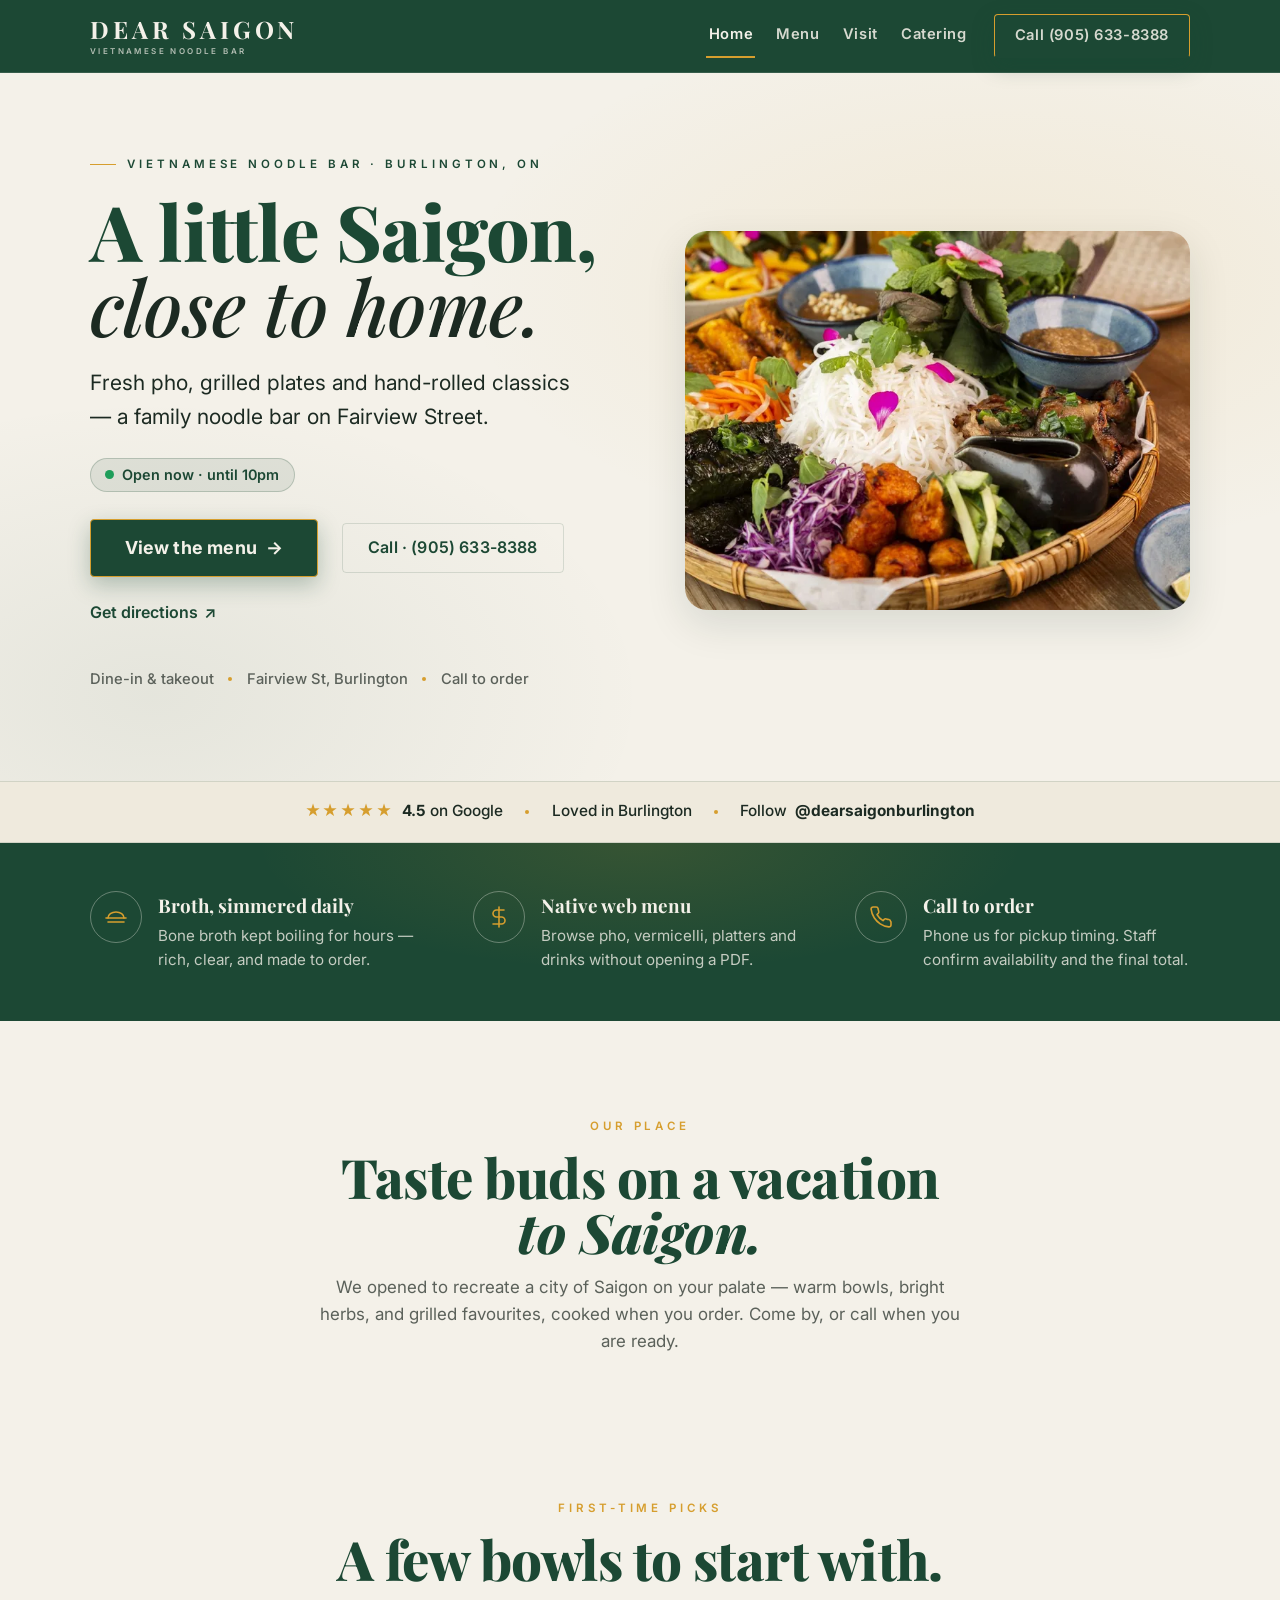
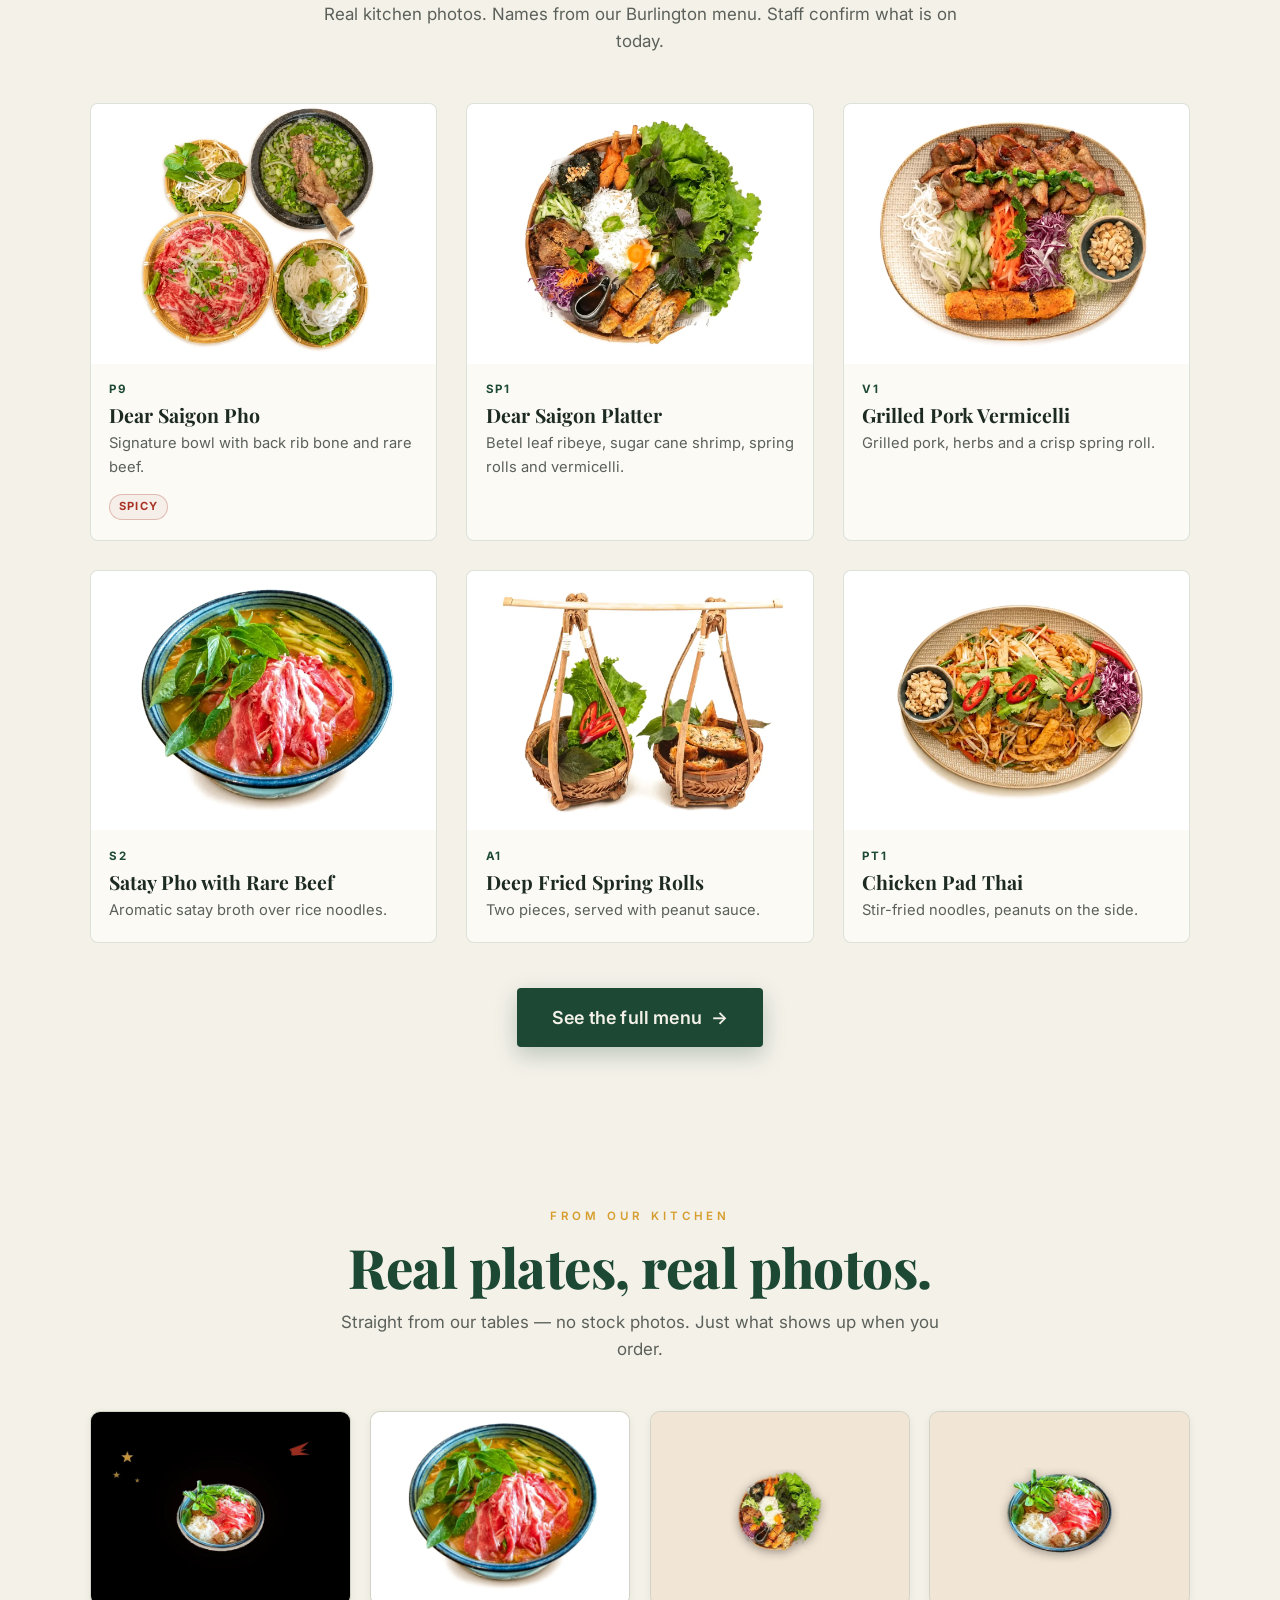
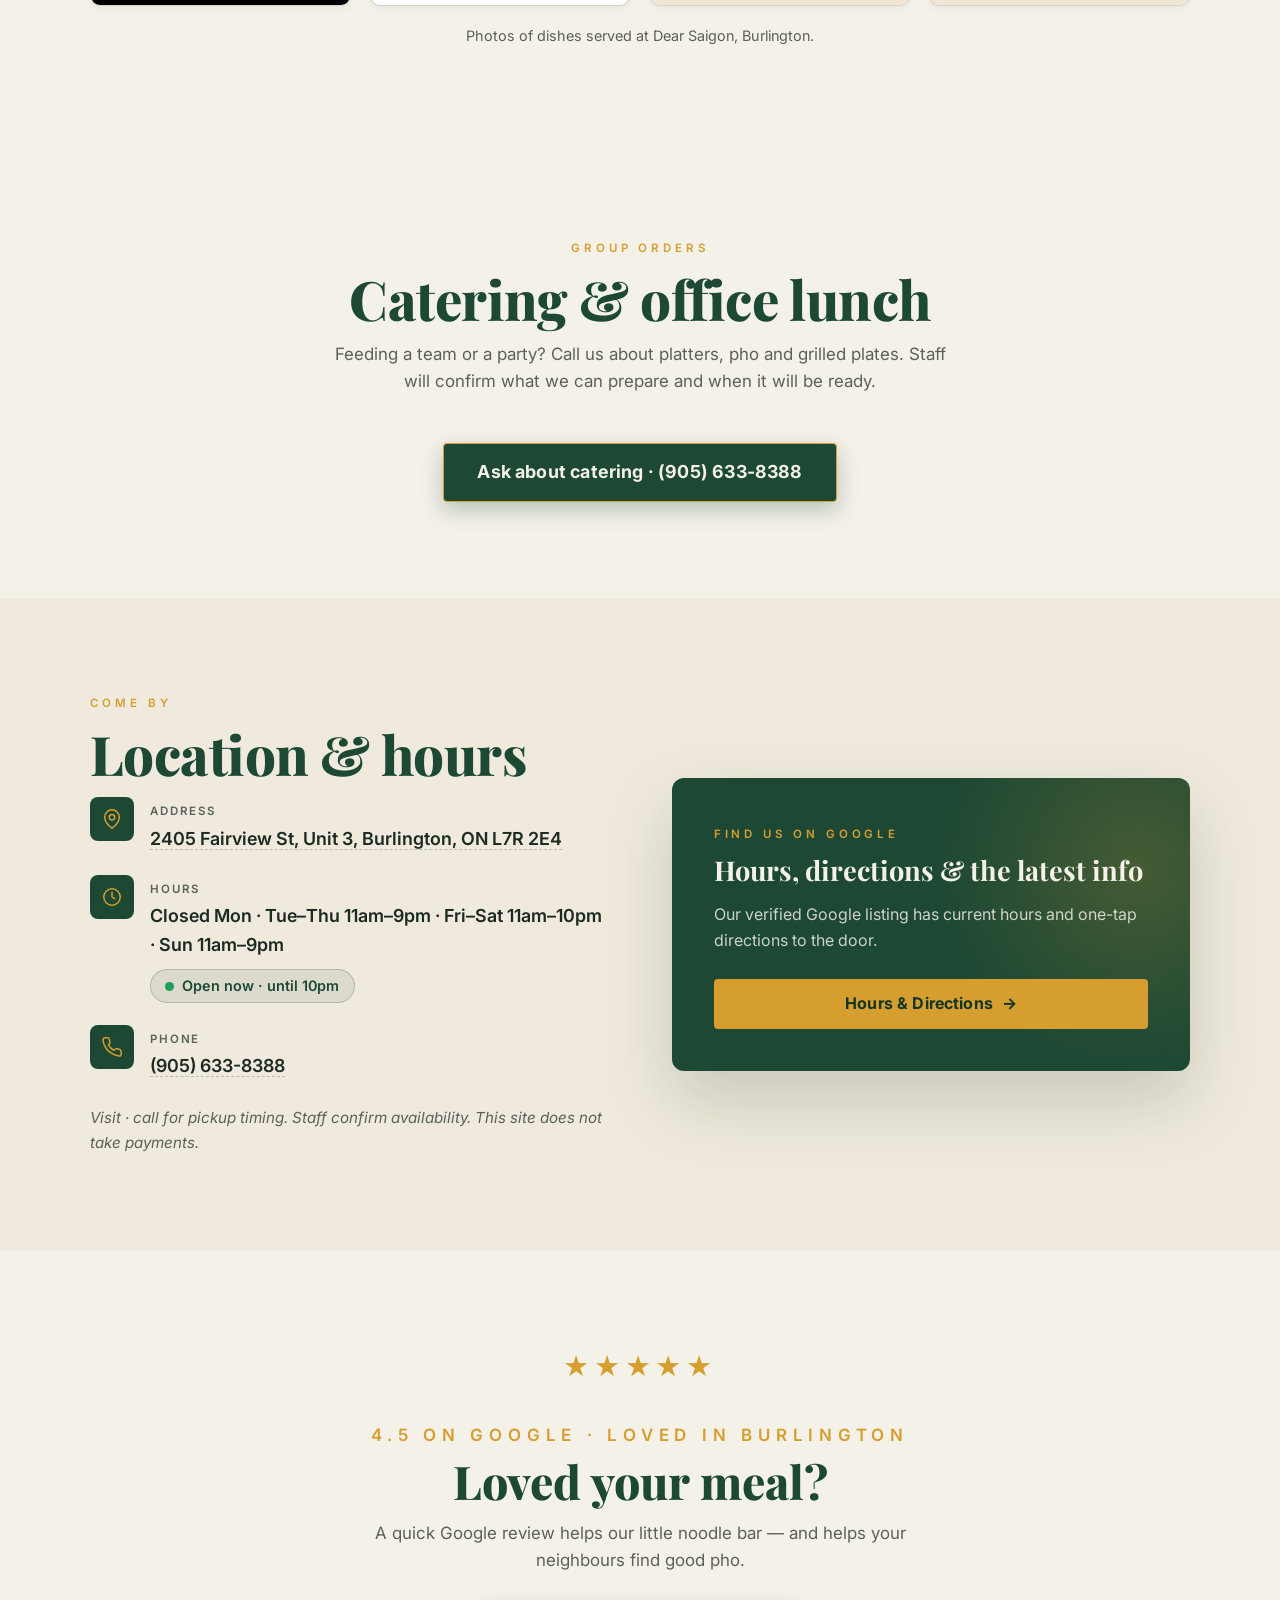
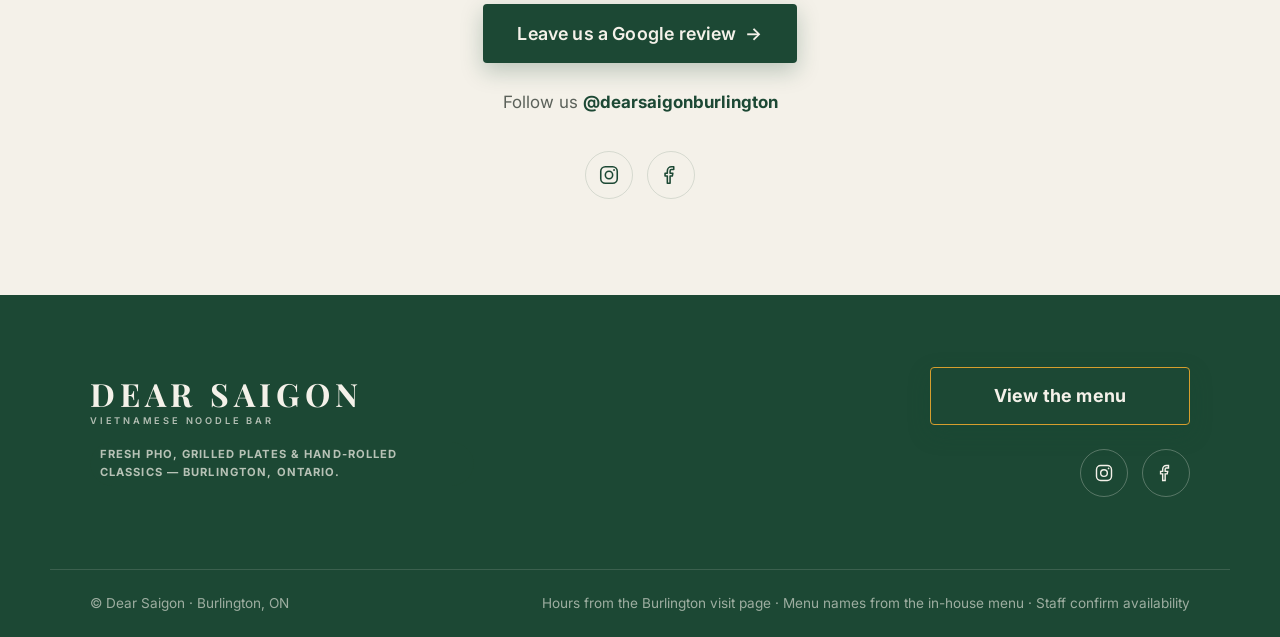
<file: index.html>
<!DOCTYPE html>
<html lang="en">
<head>
<meta charset="UTF-8" />
<meta name="viewport" content="width=device-width, initial-scale=1.0" />
<title>Dear Saigon Burlington — Visit · Menu · Hours</title>
<link rel="icon" href="data:image/svg+xml,%3Csvg xmlns='http://www.w3.org/2000/svg' viewBox='0 0 32 32'%3E%3Crect width='32' height='32' rx='7' fill='%231C4834'/%3E%3Ctext x='16' y='23' font-family='Georgia,serif' font-size='17' font-weight='bold' fill='%23F4F1E9' text-anchor='middle'%3EDS%3C/text%3E%3C/svg%3E" />
<meta name="theme-color" content="#1C4834" />
<meta name="robots" content="index,follow" />
<meta name="description" content="Dear Saigon Burlington — Vietnamese noodle bar on Fairview St. Native menu, hours, phone and directions. Visit us. Closed Mondays." />
<meta name="keywords" content="vietnamese food burlington, pho burlington, dear saigon, vietnamese noodle bar, pho pickup burlington" />
<link rel="canonical" href="https://skywalker8888.github.io/dear-saigon-landing/" />

<meta property="og:site_name" content="Dear Saigon — Vietnamese Noodle Bar" />
<meta property="og:title" content="Dear Saigon Burlington — Pho &amp; Vietnamese Noodle Bar" />
<meta property="og:description" content="Fresh pho, grilled plates and hand-rolled classics on Fairview St. View the menu, call, or get directions." />
<meta property="og:type" content="restaurant.restaurant" />
<meta property="og:url" content="https://skywalker8888.github.io/dear-saigon-landing/" />
<meta property="og:image" content="https://skywalker8888.github.io/dear-saigon-landing/assets/hero-platter-1200.jpg" />
<meta property="og:image:alt" content="Dear Saigon platter — grilled meats, spring rolls, vermicelli and herbs" />
<meta property="og:locale" content="en_CA" />
<meta name="twitter:card" content="summary_large_image" />
<meta name="twitter:title" content="Dear Saigon Burlington — Pho &amp; Vietnamese Noodle Bar" />
<meta name="twitter:description" content="Hours, native menu, phone and directions. Come visit on Fairview St." />
<meta name="twitter:image" content="https://skywalker8888.github.io/dear-saigon-landing/assets/hero-platter-1200.jpg" />

<link rel="preconnect" href="https://fonts.googleapis.com" />
<link rel="preconnect" href="https://fonts.gstatic.com" crossorigin />
<link href="https://fonts.googleapis.com/css2?family=Playfair+Display:ital,wght@0,500;0,600;0,700;0,800;0,900;1,500&family=Inter:wght@400;500;600;700&display=swap" rel="stylesheet" />
<link rel="stylesheet" href="css/site.css" />

<script type="application/ld+json">
{
  "@context": "https://schema.org",
  "@type": "Restaurant",
  "name": "Dear Saigon",
  "image": "https://skywalker8888.github.io/dear-saigon-landing/assets/hero-platter-1200.jpg",
  "servesCuisine": "Vietnamese",
  "telephone": "+19056338388",
  "address": {
    "@type": "PostalAddress",
    "streetAddress": "2405 Fairview St, Unit 3",
    "addressLocality": "Burlington",
    "addressRegion": "ON",
    "postalCode": "L7R 2E4",
    "addressCountry": "CA"
  },
  "url": "https://skywalker8888.github.io/dear-saigon-landing/",
  "hasMenu": "https://skywalker8888.github.io/dear-saigon-landing/menu.html",
  "openingHoursSpecification": [
    { "@type": "OpeningHoursSpecification", "dayOfWeek": ["Tuesday","Wednesday","Thursday","Sunday"], "opens": "11:00", "closes": "21:00" },
    { "@type": "OpeningHoursSpecification", "dayOfWeek": ["Friday","Saturday"], "opens": "11:00", "closes": "22:00" }
  ]
}
</script>
</head>
<body>
  <a class="skip" href="#main">Skip to content</a>

  <header class="topbar">
    <div class="wrap topbar-inner">
      <a href="index.html" class="brand-lockup" aria-label="Dear Saigon home">
        <span class="name">DEAR SAIGON</span>
        <span class="sub">Vietnamese Noodle Bar</span>
      </a>
      <button class="nav-toggle" type="button" aria-expanded="false" aria-controls="siteNav" aria-label="Open menu">
        <span></span>
      </button>
      <nav class="nav" id="siteNav" aria-label="Primary">
        <a href="index.html" aria-current="page">Home</a>
        <a href="menu.html">Menu</a>
        <a href="#visit">Visit</a>
        <a href="#catering">Catering</a>
        <a class="btn btn-order nav-cta" href="tel:+19056338388">Call (905) 633-8388</a>
      </nav>
    </div>
  </header>

  <main id="main">
    <section class="hero" id="top">
      <div class="wrap hero-grid">
        <div class="hero-copy">
          <span class="kicker hero-kicker">Vietnamese Noodle Bar · Burlington, ON</span>
          <h1>A little Saigon,<br /><span class="em">close to home.</span></h1>
          <p class="tagline">Fresh pho, grilled plates and hand-rolled classics — a family noodle bar on Fairview Street.</p>
          <div class="hero-status">
            <span class="status-pill" data-hours-pill role="status" aria-live="polite">
              <span class="dot-live" aria-hidden="true"></span><span class="status-text">Checking hours…</span>
            </span>
          </div>
          <div class="hero-cta">
            <a class="btn btn-order btn-order-lg" href="menu.html">View the menu <span class="arrow" aria-hidden="true">→</span></a>
            <a class="btn btn-outline" href="tel:+19056338388">Call · (905) 633-8388</a>
            <a class="menu-link" href="https://www.google.com/maps/dir/?api=1&destination=Dear+Saigon+Vietnamese+Noodle+Bar%2C+2405+Fairview+St+Unit+3%2C+Burlington%2C+ON+L7R+2E4" target="_blank" rel="noopener">Get directions <span aria-hidden="true">↗</span></a>
          </div>
          <p class="trust">
            <span>Dine-in &amp; takeout</span><span class="dot" aria-hidden="true"></span>
            <span>Fairview St, Burlington</span><span class="dot" aria-hidden="true"></span>
            <span>Call to order</span>
          </p>
        </div>
        <div class="hero-media">
          <div class="hero-disc">
            <picture>
              <source media="(max-width: 900px)" type="image/webp"
                srcset="assets/hero-platter-portrait-800.webp 800w, assets/hero-platter-portrait-1080.webp 1080w"
                sizes="100vw" />
              <source type="image/webp"
                srcset="assets/hero-platter-800.webp 800w, assets/hero-platter-1200.webp 1200w, assets/hero-platter-1600.webp 1600w"
                sizes="(min-width: 900px) 34rem, 100vw" />
              <img class="hero-bowl"
                src="assets/hero-platter-1200.jpg"
                srcset="assets/hero-platter-800.jpg 800w, assets/hero-platter-1200.jpg 1200w, assets/hero-platter-1600.jpg 1600w"
                sizes="(min-width: 900px) 34rem, 100vw"
                alt="Official Dear Saigon platter — grilled meats, spring rolls, vermicelli, herbs and sauces on a woven tray"
                width="1600" height="1066" fetchpriority="high" decoding="async" />
            </picture>
          </div>
        </div>
      </div>
    </section>

    <section class="proof" aria-label="What people say about Dear Saigon">
      <div class="wrap proof-inner">
        <span class="proof-item"><span class="proof-stars" aria-hidden="true">★★★★★</span> <span><strong>4.5</strong> on Google</span></span>
        <span class="proof-sep" aria-hidden="true"></span>
        <span class="proof-item">Loved in Burlington</span>
        <span class="proof-sep" aria-hidden="true"></span>
        <span class="proof-item">Follow <strong>@dearsaigonburlington</strong></span>
      </div>
    </section>

    <section class="highlights">
      <div class="wrap highlights-inner">
        <div class="hl reveal">
          <span class="ic" aria-hidden="true"><svg width="24" height="24" viewBox="0 0 24 24" fill="none" stroke="currentColor" stroke-width="1.6" stroke-linecap="round" stroke-linejoin="round"><path d="M4 13c0-3.5 3.6-6 8-6s8 2.5 8 6"/><path d="M2 13h20"/><path d="M4 17h16"/></svg></span>
          <div>
            <h3>Broth, simmered daily</h3>
            <p>Bone broth kept boiling for hours — rich, clear, and made to order.</p>
          </div>
        </div>
        <div class="hl reveal">
          <span class="ic" aria-hidden="true"><svg width="24" height="24" viewBox="0 0 24 24" fill="none" stroke="currentColor" stroke-width="1.6" stroke-linecap="round" stroke-linejoin="round"><path d="M12 2v20"/><path d="M17 5H9.5a3.5 3.5 0 0 0 0 7h5a3.5 3.5 0 0 1 0 7H6"/></svg></span>
          <div>
            <h3>Native web menu</h3>
            <p>Browse pho, vermicelli, platters and drinks without opening a PDF.</p>
          </div>
        </div>
        <div class="hl reveal">
          <span class="ic" aria-hidden="true"><svg width="24" height="24" viewBox="0 0 24 24" fill="none" stroke="currentColor" stroke-width="1.6" stroke-linecap="round" stroke-linejoin="round"><path d="M22 16.9v3a2 2 0 0 1-2.2 2 19.8 19.8 0 0 1-8.6-3.1 19.5 19.5 0 0 1-6-6 19.8 19.8 0 0 1-3.1-8.6A2 2 0 0 1 4.1 2h3a2 2 0 0 1 2 1.7c.1.9.3 1.8.6 2.6a2 2 0 0 1-.5 2.1L8 9.6a16 16 0 0 0 6 6l1.2-1.2a2 2 0 0 1 2.1-.5c.8.3 1.7.5 2.6.6a2 2 0 0 1 1.7 2Z"/></svg></span>
          <div>
            <h3>Call to order</h3>
            <p>Phone us for pickup timing. Staff confirm availability and the final total.</p>
          </div>
        </div>
      </div>
    </section>

    <section class="sec" id="story">
      <div class="wrap">
        <div class="sec-head center reveal">
          <span class="kicker">Our place</span>
          <h2>Taste buds on a vacation <em style="font-style:italic">to Saigon.</em></h2>
          <p>We opened to recreate a city of Saigon on your palate — warm bowls, bright herbs, and grilled favourites, cooked when you order. Come by, or call when you are ready.</p>
        </div>
      </div>
    </section>

    <section class="sec" id="favourites" style="padding-top:0">
      <div class="wrap">
        <div class="sec-head center reveal">
          <span class="kicker">First-time picks</span>
          <h2>A few bowls to start with.</h2>
          <p>Real kitchen photos. Names from our Burlington menu. Staff confirm what is on today.</p>
        </div>
        <div class="featured-grid">
          <article class="dish reveal">
            <div class="dish-photo"><img src="assets/menu/p9-dear-saigon-pho.webp" alt="Dear Saigon pho with back rib bone and rare beef" loading="lazy" width="1200" height="900" /></div>
            <div class="dish-body">
              <span class="dish-code">P9</span>
              <h3 class="dish-name">Dear Saigon Pho</h3>
              <p class="dish-note">Signature bowl with back rib bone and rare beef.</p>
              <div class="dish-foot"><span class="tag tag-spicy">Spicy</span></div>
            </div>
          </article>
          <article class="dish reveal">
            <div class="dish-photo"><img src="assets/menu/sp1-platter.webp" alt="Dear Saigon platter with grilled meats, spring rolls and herbs" loading="lazy" width="1200" height="900" /></div>
            <div class="dish-body">
              <span class="dish-code">SP1</span>
              <h3 class="dish-name">Dear Saigon Platter</h3>
              <p class="dish-note">Betel leaf ribeye, sugar cane shrimp, spring rolls and vermicelli.</p>
            </div>
          </article>
          <article class="dish reveal">
            <div class="dish-photo"><img src="assets/menu/v1-grilled-pork-vermicelli.webp" alt="Vermicelli with grilled pork and spring roll" loading="lazy" width="1200" height="900" /></div>
            <div class="dish-body">
              <span class="dish-code">V1</span>
              <h3 class="dish-name">Grilled Pork Vermicelli</h3>
              <p class="dish-note">Grilled pork, herbs and a crisp spring roll.</p>
            </div>
          </article>
          <article class="dish reveal">
            <div class="dish-photo"><img src="assets/menu/s2-satay-rare-beef.webp" alt="Satay pho with rare beef" loading="lazy" width="1200" height="900" /></div>
            <div class="dish-body">
              <span class="dish-code">S2</span>
              <h3 class="dish-name">Satay Pho with Rare Beef</h3>
              <p class="dish-note">Aromatic satay broth over rice noodles.</p>
            </div>
          </article>
          <article class="dish reveal">
            <div class="dish-photo"><img src="assets/menu/a1-spring-rolls.webp" alt="Deep fried spring rolls in bamboo baskets" loading="lazy" width="1200" height="900" /></div>
            <div class="dish-body">
              <span class="dish-code">A1</span>
              <h3 class="dish-name">Deep Fried Spring Rolls</h3>
              <p class="dish-note">Two pieces, served with peanut sauce.</p>
            </div>
          </article>
          <article class="dish reveal">
            <div class="dish-photo"><img src="assets/menu/pt1-chicken-pad-thai.webp" alt="Chicken pad thai" loading="lazy" width="1200" height="900" /></div>
            <div class="dish-body">
              <span class="dish-code">PT1</span>
              <h3 class="dish-name">Chicken Pad Thai</h3>
              <p class="dish-note">Stir-fried noodles, peanuts on the side.</p>
            </div>
          </article>
        </div>
        <div class="menu-cta reveal">
          <a class="btn btn-green btn-order-lg" href="menu.html">See the full menu <span class="arrow" aria-hidden="true">→</span></a>
        </div>
      </div>
    </section>

    <section class="sec" id="gallery" style="padding-top: clamp(2.5rem, 6vw, 4rem);">
      <div class="wrap">
        <div class="sec-head center reveal">
          <span class="kicker">From our kitchen</span>
          <h2>Real plates, real photos.</h2>
          <p>Straight from our tables — no stock photos. Just what shows up when you order.</p>
        </div>
        <div class="gallery-grid">
          <figure class="gallery-item reveal"><img src="assets/gallery-house-special-pho.webp" alt="House special pho at Dear Saigon" loading="lazy" width="1200" height="900" /></figure>
          <figure class="gallery-item reveal"><img src="assets/gallery-satay-pho-rare-beef.webp" alt="Satay pho with rare beef" loading="lazy" width="1200" height="900" /></figure>
          <figure class="gallery-item reveal"><img src="assets/gallery-dear-saigon-platter.webp" alt="Dear Saigon platter" loading="lazy" width="1200" height="900" /></figure>
          <figure class="gallery-item reveal"><img src="assets/gallery-house-special-pho-2.webp" alt="House special pho with herbs and chili" loading="lazy" width="1200" height="900" /></figure>
        </div>
        <p class="gallery-note reveal">Photos of dishes served at Dear Saigon, Burlington.</p>
      </div>
    </section>

    <section class="sec" id="catering">
      <div class="wrap">
        <div class="sec-head center reveal">
          <span class="kicker">Group orders</span>
          <h2>Catering &amp; office lunch</h2>
          <p>Feeding a team or a party? Call us about platters, pho and grilled plates. Staff will confirm what we can prepare and when it will be ready.</p>
        </div>
        <div class="reveal" style="text-align:center">
          <a class="btn btn-order btn-order-lg" href="tel:+19056338388">Ask about catering · (905) 633-8388</a>
        </div>
      </div>
    </section>

    <section class="sec info" id="visit">
      <div class="wrap info-grid">
        <div class="reveal">
          <div class="sec-head" style="margin-bottom:1rem">
            <span class="kicker" style="color:var(--gold)">Come by</span>
            <h2>Location &amp; hours</h2>
          </div>
          <div class="info-list">
            <div class="info-item">
              <span class="ic" aria-hidden="true"><svg width="22" height="22" viewBox="0 0 24 24" fill="none" stroke="currentColor" stroke-width="1.6" stroke-linecap="round" stroke-linejoin="round"><path d="M20 10c0 6-8 12-8 12s-8-6-8-12a8 8 0 0 1 16 0Z"/><circle cx="12" cy="10" r="3"/></svg></span>
              <div>
                <span class="lbl">Address</span>
                <div class="val"><a href="https://www.google.com/maps/dir/?api=1&destination=Dear+Saigon+Vietnamese+Noodle+Bar%2C+2405+Fairview+St+Unit+3%2C+Burlington%2C+ON+L7R+2E4" target="_blank" rel="noopener" aria-label="Get directions to 2405 Fairview Street, Unit 3, Burlington">2405 Fairview St, Unit 3, Burlington, ON L7R 2E4</a></div>
              </div>
            </div>
            <div class="info-item">
              <span class="ic" aria-hidden="true"><svg width="22" height="22" viewBox="0 0 24 24" fill="none" stroke="currentColor" stroke-width="1.6" stroke-linecap="round" stroke-linejoin="round"><circle cx="12" cy="12" r="9"/><path d="M12 7v5l3 2"/></svg></span>
              <div>
                <span class="lbl">Hours</span>
                <div class="val">Closed Mon · Tue–Thu 11am–9pm · Fri–Sat 11am–10pm · Sun 11am–9pm</div>
                <span class="status-pill" data-hours-pill role="status" aria-live="polite" style="margin-top:.6rem">
                  <span class="dot-live" aria-hidden="true"></span><span class="status-text">Checking hours…</span>
                </span>
              </div>
            </div>
            <div class="info-item">
              <span class="ic" aria-hidden="true"><svg width="22" height="22" viewBox="0 0 24 24" fill="none" stroke="currentColor" stroke-width="1.6" stroke-linecap="round" stroke-linejoin="round"><path d="M22 16.9v3a2 2 0 0 1-2.2 2 19.8 19.8 0 0 1-8.6-3.1 19.5 19.5 0 0 1-6-6 19.8 19.8 0 0 1-3.1-8.6A2 2 0 0 1 4.1 2h3a2 2 0 0 1 2 1.7c.1.9.3 1.8.6 2.6a2 2 0 0 1-.5 2.1L8 9.6a16 16 0 0 0 6 6l1.2-1.2a2 2 0 0 1 2.1-.5c.8.3 1.7.5 2.6.6a2 2 0 0 1 1.7 2Z"/></svg></span>
              <div>
                <span class="lbl">Phone</span>
                <div class="val"><a href="tel:+19056338388">(905) 633-8388</a></div>
              </div>
            </div>
          </div>
          <p class="info-note">Visit · call for pickup timing. Staff confirm availability. This site does not take payments.</p>
        </div>
        <aside class="info-card reveal">
          <span class="kicker">Find us on Google</span>
          <h3>Hours, directions &amp; the latest info</h3>
          <p>Our verified Google listing has current hours and one-tap directions to the door.</p>
          <a class="btn btn-gold" href="https://maps.google.com/?cid=7779167624269607469" target="_blank" rel="noopener">Hours &amp; Directions <span class="arrow" aria-hidden="true">→</span></a>
        </aside>
      </div>
    </section>

    <section class="sec">
      <div class="wrap reviews-inner reveal">
        <div class="stars" aria-label="Five stars">★★★★★</div>
        <p class="kicker" style="color:var(--gold);margin-bottom:.5rem">4.5 on Google · Loved in Burlington</p>
        <h2>Loved your meal?</h2>
        <p>A quick Google review helps our little noodle bar — and helps your neighbours find good pho.</p>
        <div class="review-cta">
          <a class="btn btn-green btn-order-lg" href="https://maps.google.com/?cid=7779167624269607469" target="_blank" rel="noopener">Leave us a Google review <span class="arrow" aria-hidden="true">→</span></a>
        </div>
        <p style="margin-top:1.6rem;color:var(--muted)">Follow us <a href="https://instagram.com/dearsaigonburlington" target="_blank" rel="noopener" style="color:var(--green);font-weight:700">@dearsaigonburlington</a></p>
        <div class="socials">
          <a class="soc" href="https://instagram.com/dearsaigonburlington" target="_blank" rel="noopener" aria-label="Dear Saigon on Instagram">
            <svg width="22" height="22" viewBox="0 0 24 24" fill="none" stroke="currentColor" stroke-width="1.7" stroke-linecap="round" stroke-linejoin="round"><rect x="3" y="3" width="18" height="18" rx="5"/><circle cx="12" cy="12" r="4"/><circle cx="17.5" cy="6.5" r="1" fill="currentColor" stroke="none"/></svg>
          </a>
          <a class="soc" href="https://facebook.com/dearsaigonburlington" target="_blank" rel="noopener" aria-label="Dear Saigon on Facebook">
            <svg width="22" height="22" viewBox="0 0 24 24" fill="none" stroke="currentColor" stroke-width="1.7" stroke-linecap="round" stroke-linejoin="round"><path d="M15 3h-2.5A4.5 4.5 0 0 0 8 7.5V10H5.5v3H8v8h3v-8h2.5l.5-3H11V7.5A1.5 1.5 0 0 1 12.5 6H15V3Z"/></svg>
          </a>
        </div>
      </div>
    </section>
  </main>

  <footer class="footer">
    <div class="wrap footer-inner">
      <div>
        <div class="brand-lockup">
          <span class="name">DEAR SAIGON</span>
          <span class="sub">Vietnamese Noodle Bar</span>
        </div>
        <p class="tag">Fresh pho, grilled plates &amp; hand-rolled classics — Burlington, Ontario.</p>
      </div>
      <div class="footer-right">
        <a class="btn btn-order btn-order-lg" href="menu.html">View the menu</a>
        <div class="socials">
          <a class="soc" href="https://instagram.com/dearsaigonburlington" target="_blank" rel="noopener" aria-label="Dear Saigon on Instagram">
            <svg width="20" height="20" viewBox="0 0 24 24" fill="none" stroke="currentColor" stroke-width="1.7"><rect x="3" y="3" width="18" height="18" rx="5"/><circle cx="12" cy="12" r="4"/><circle cx="17.5" cy="6.5" r="1" fill="currentColor" stroke="none"/></svg>
          </a>
          <a class="soc" href="https://facebook.com/dearsaigonburlington" target="_blank" rel="noopener" aria-label="Dear Saigon on Facebook">
            <svg width="20" height="20" viewBox="0 0 24 24" fill="none" stroke="currentColor" stroke-width="1.7"><path d="M15 3h-2.5A4.5 4.5 0 0 0 8 7.5V10H5.5v3H8v8h3v-8h2.5l.5-3H11V7.5A1.5 1.5 0 0 1 12.5 6H15V3Z"/></svg>
          </a>
        </div>
      </div>
    </div>
    <div class="wrap footer-bottom">
      <span>© Dear Saigon · Burlington, ON</span>
      <span>Hours from the Burlington visit page · Menu names from the in-house menu · Staff confirm availability</span>
    </div>
  </footer>

  <nav class="mobile-bar" aria-label="Quick visit actions">
    <a class="btn btn-order" href="tel:+19056338388">Call</a>
    <a class="btn btn-ghost" href="menu.html">Menu</a>
    <a class="btn btn-ghost" href="https://www.google.com/maps/dir/?api=1&destination=Dear+Saigon+Vietnamese+Noodle+Bar%2C+2405+Fairview+St+Unit+3%2C+Burlington%2C+ON+L7R+2E4" target="_blank" rel="noopener">Directions</a>
  </nav>

  <script src="js/site.js"></script>
</body>
</html>
</file>
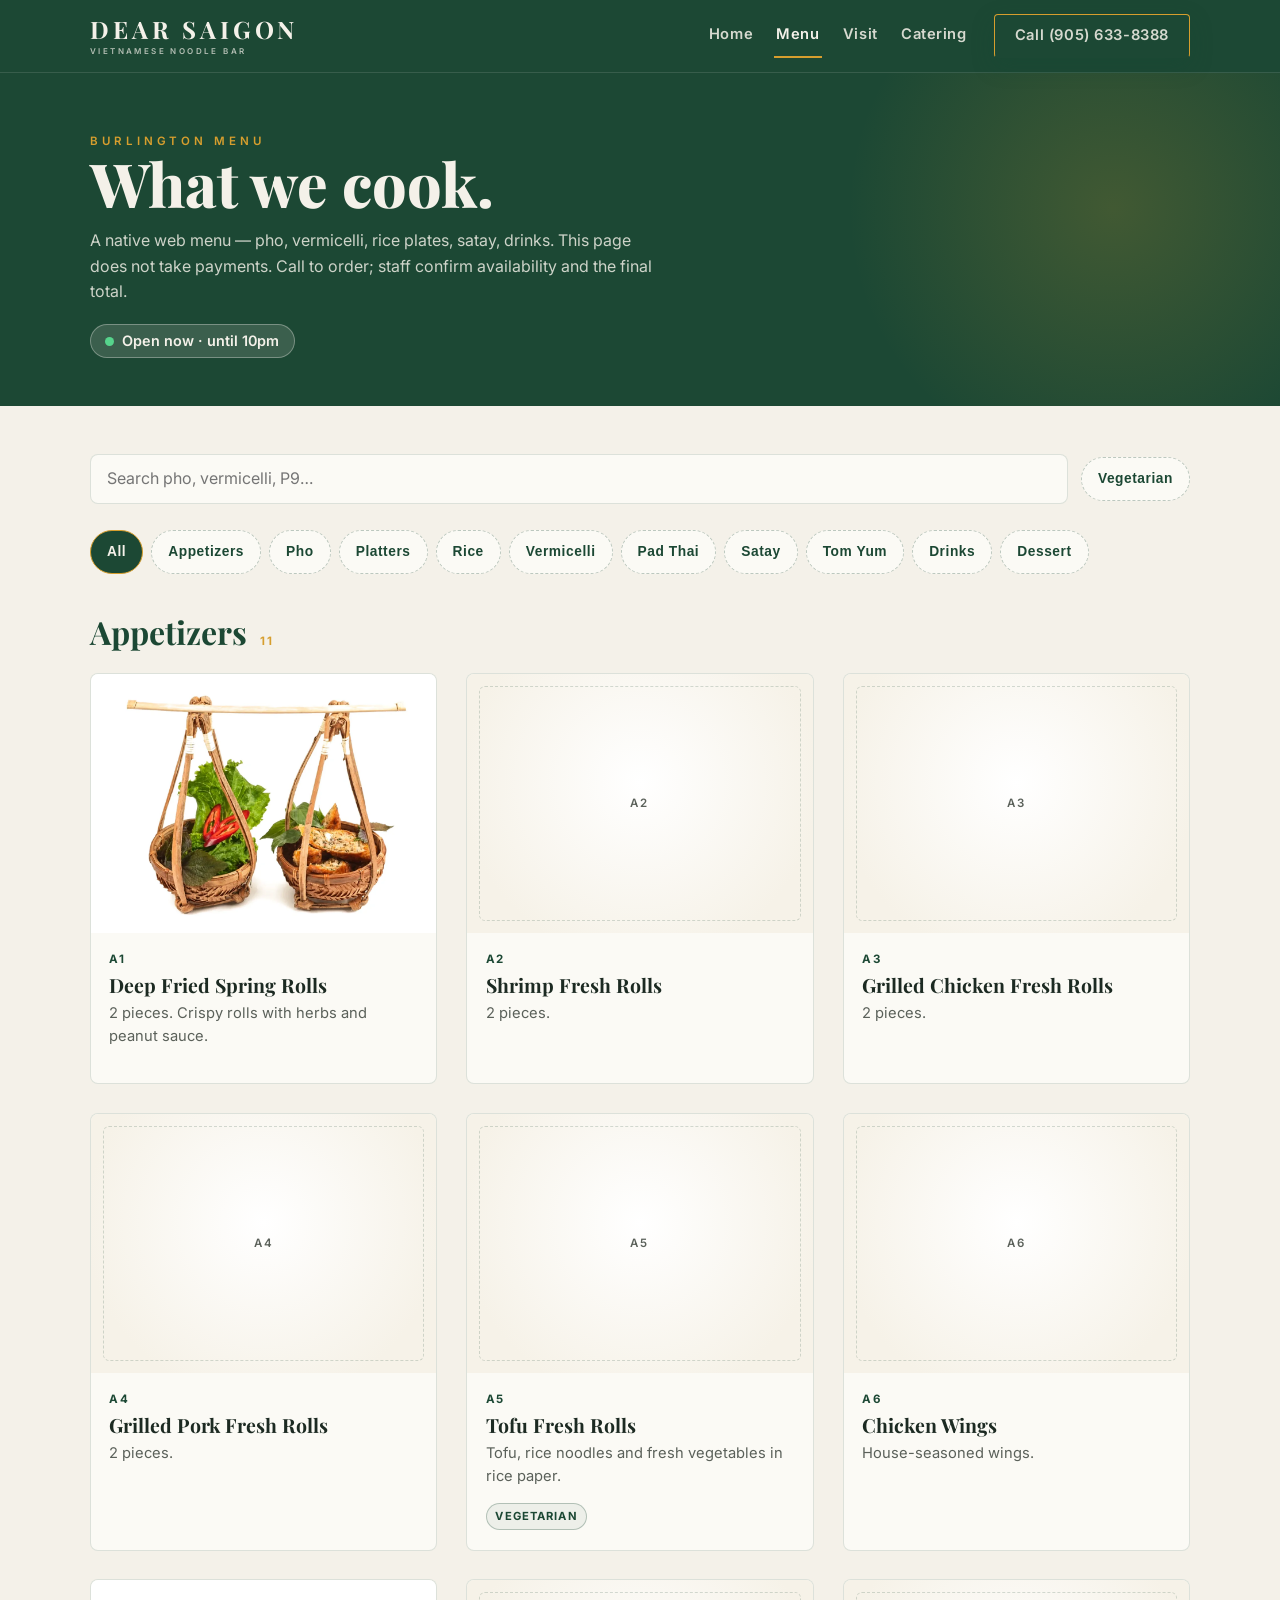
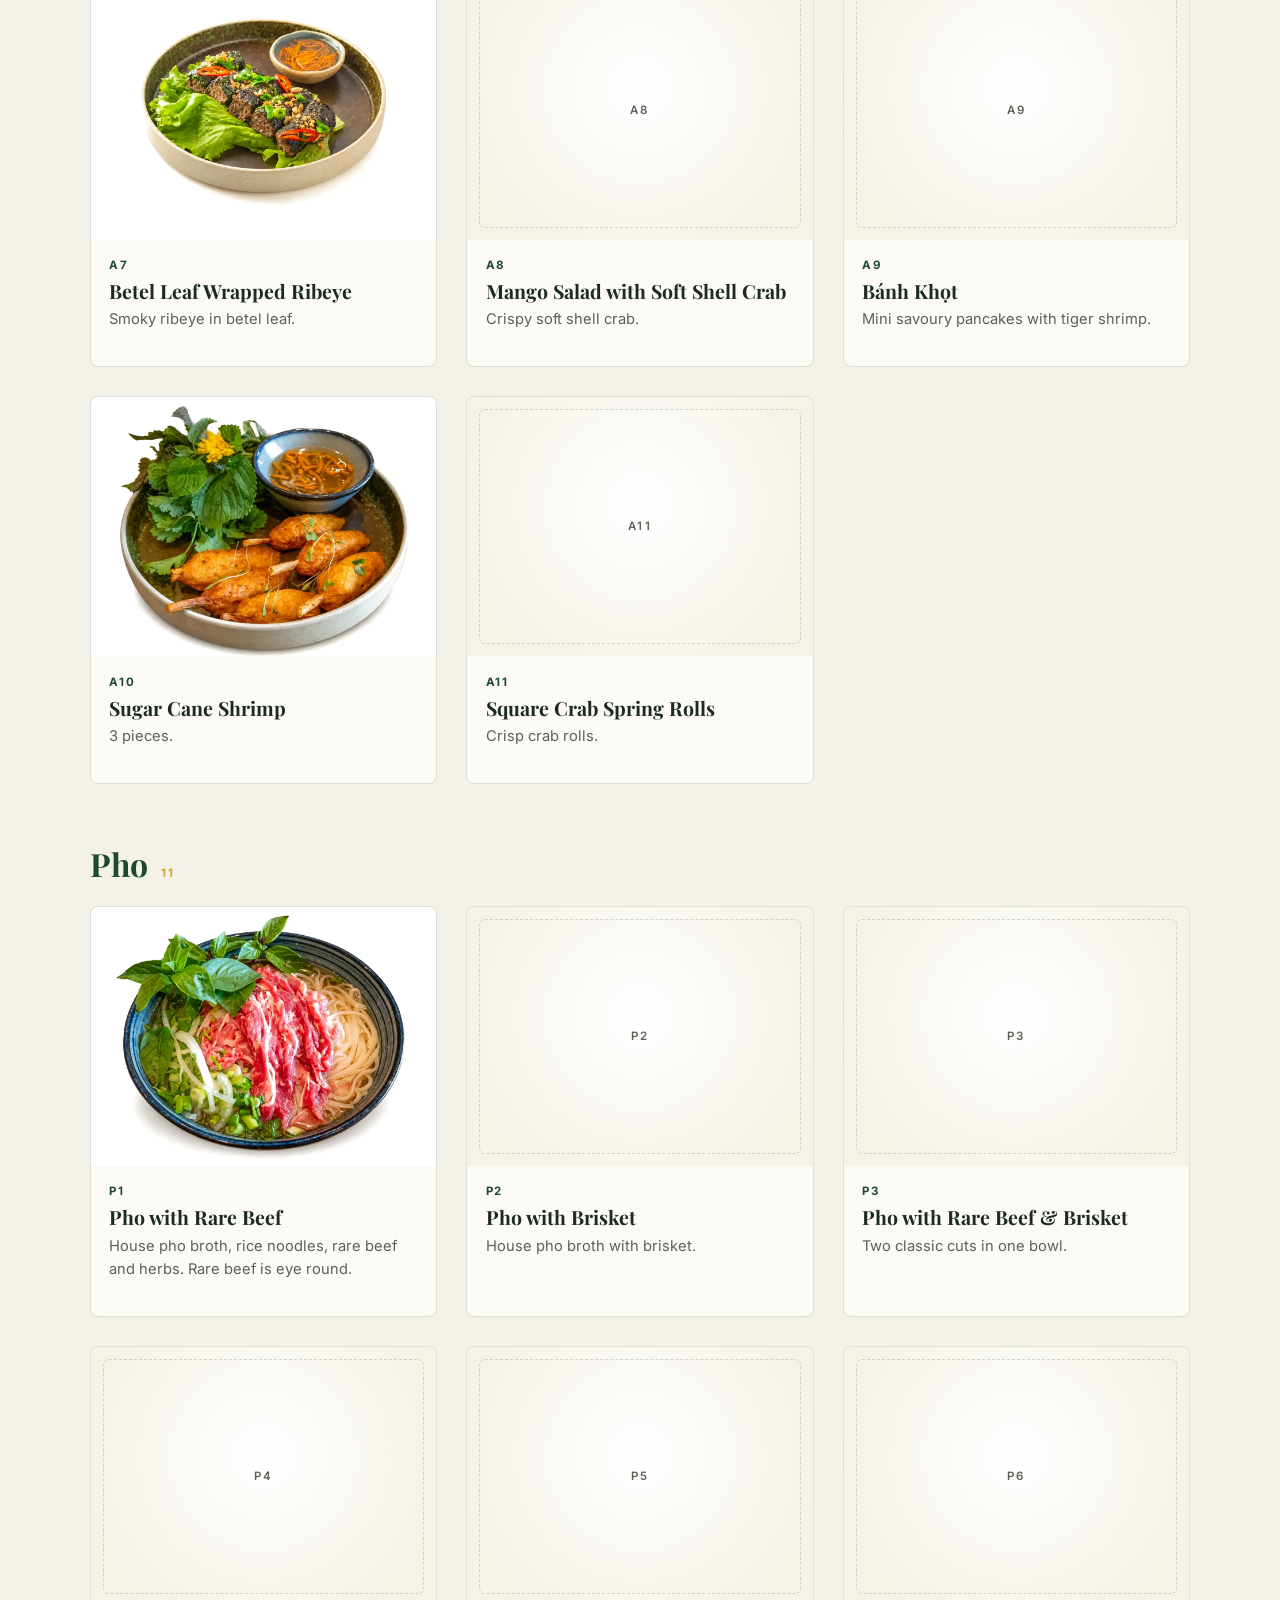
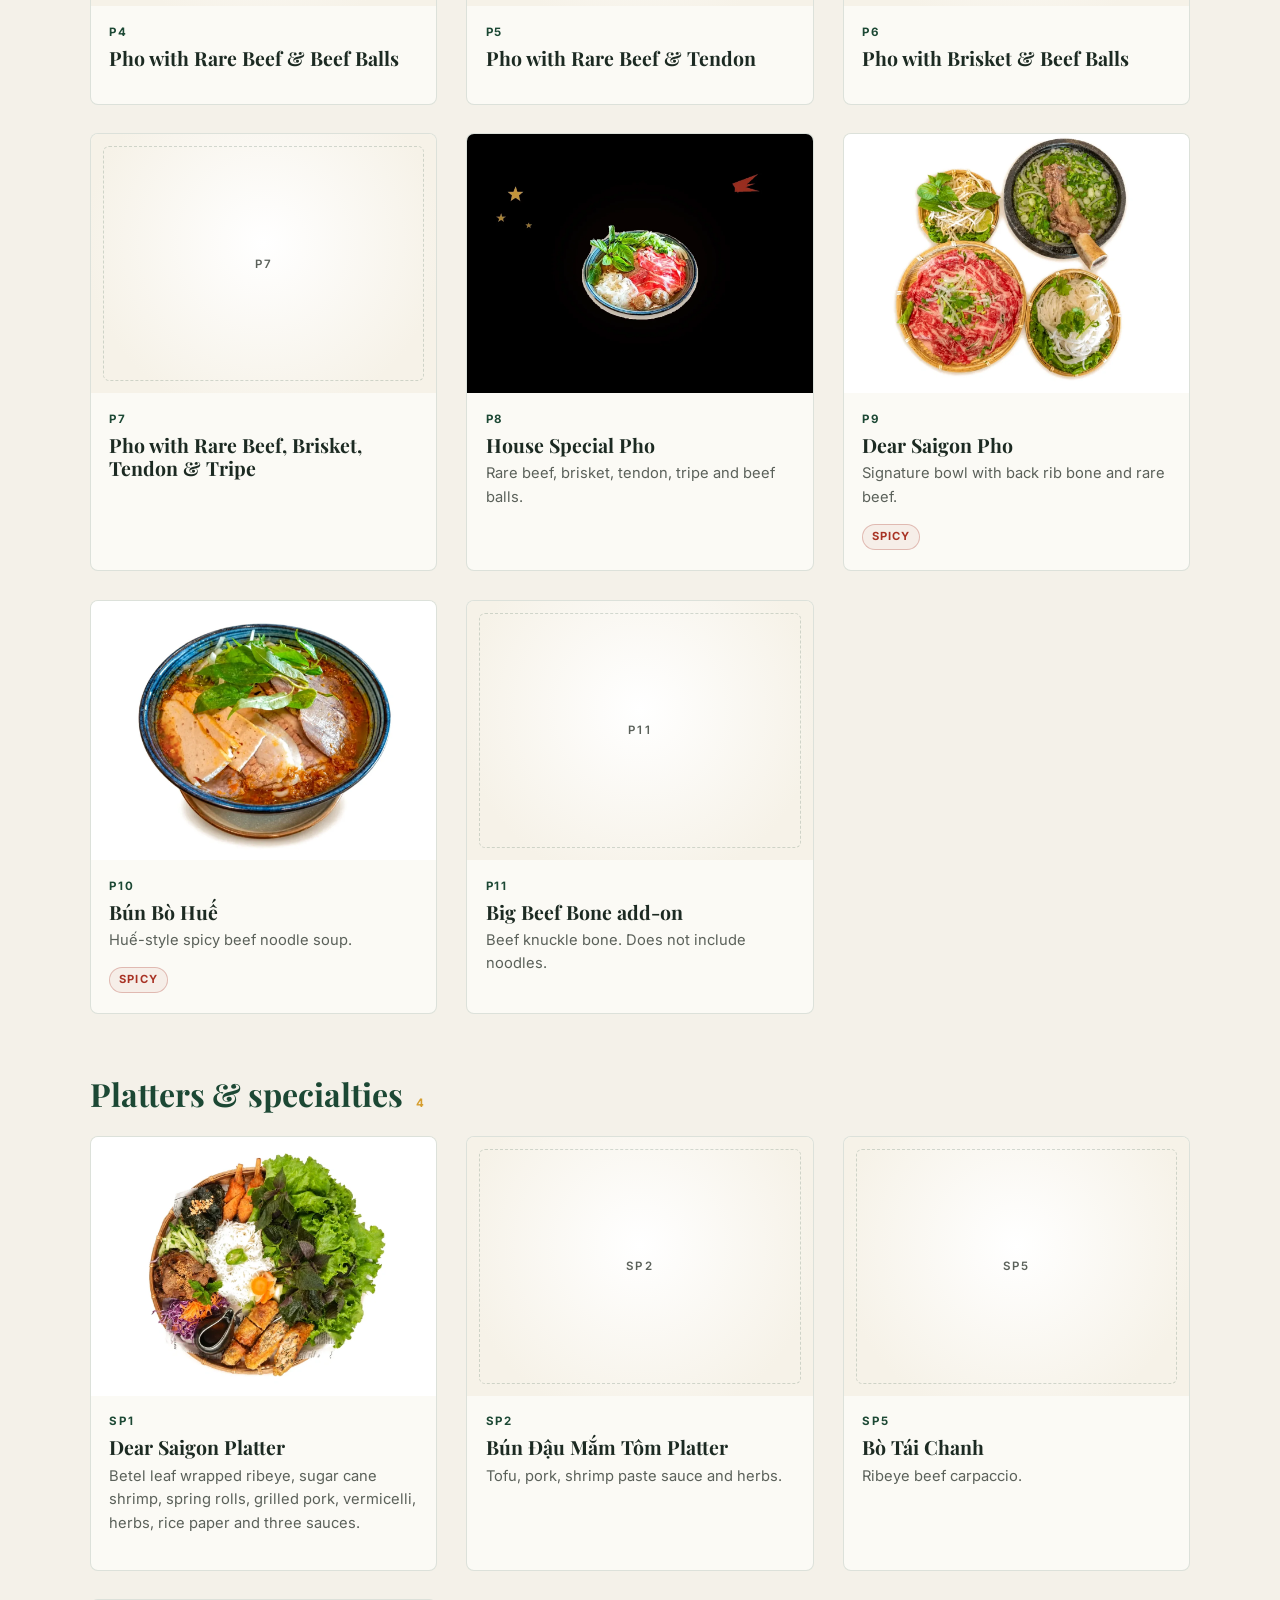
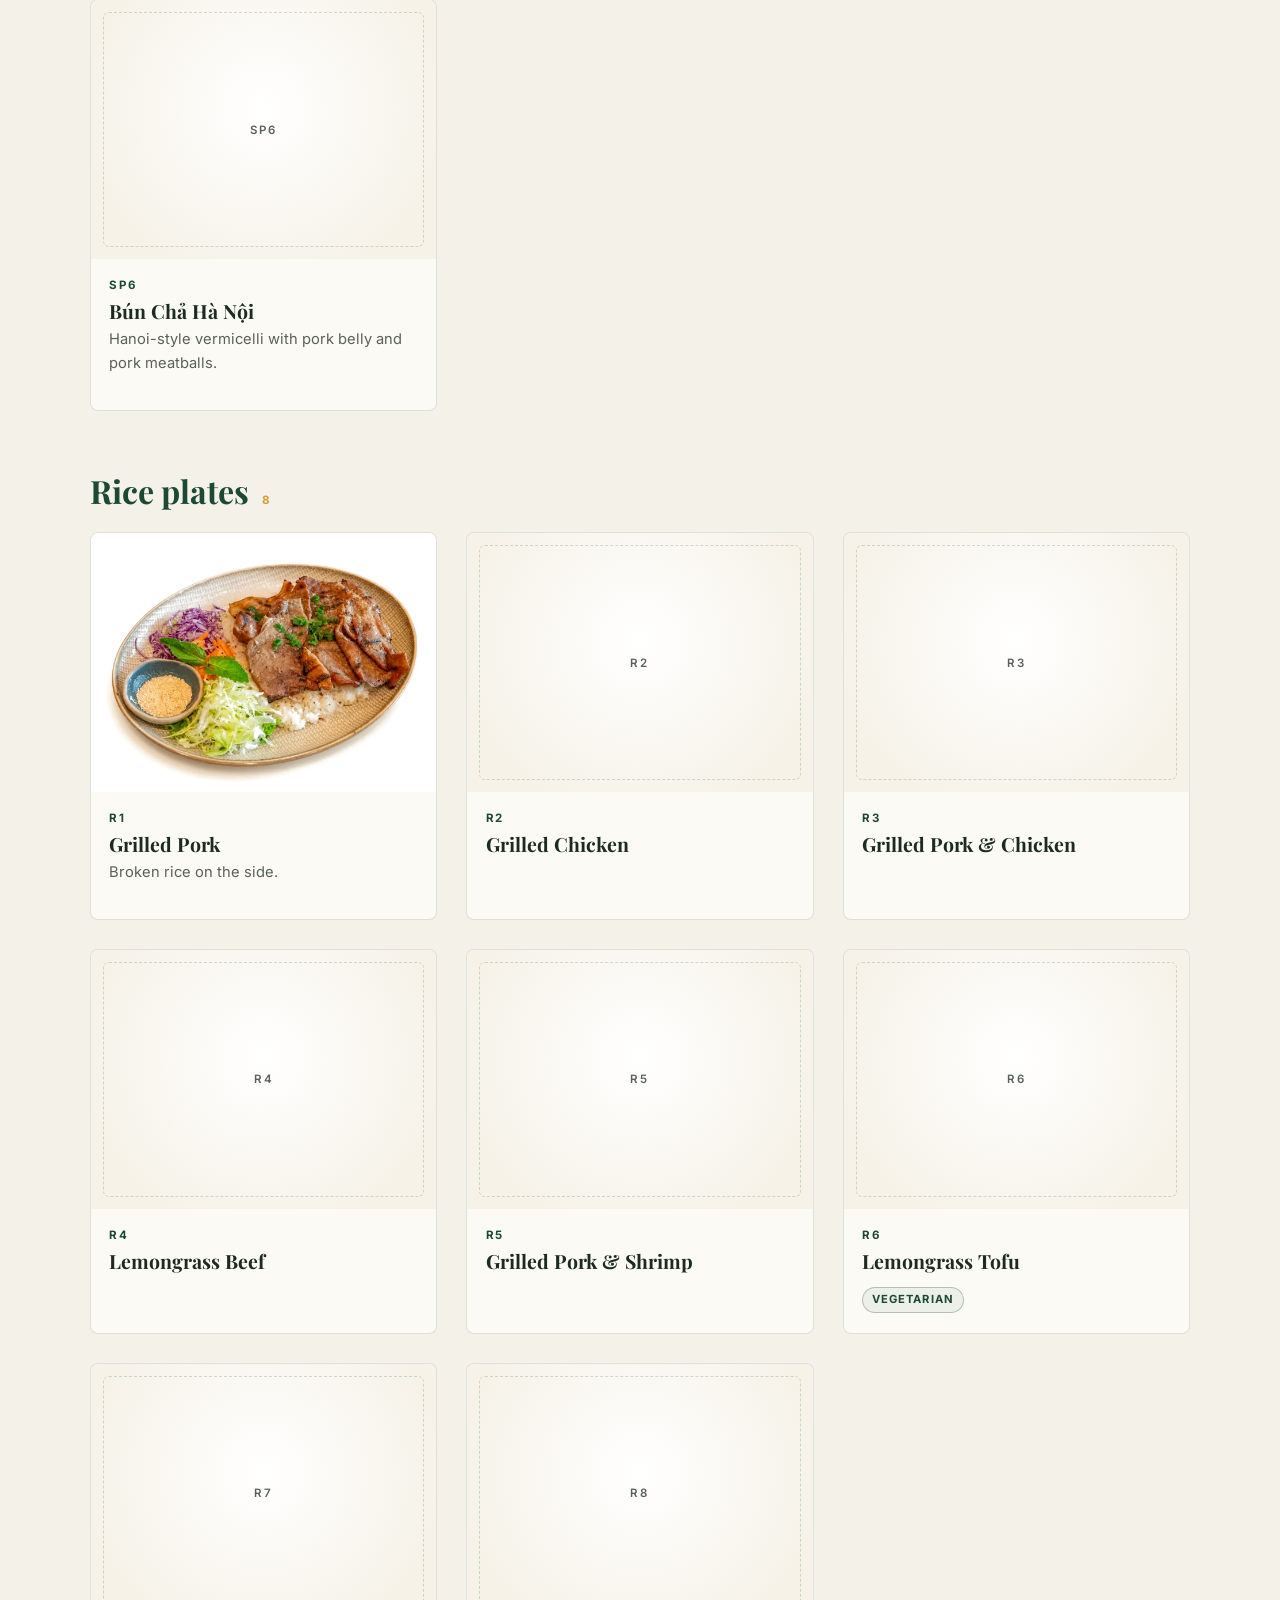
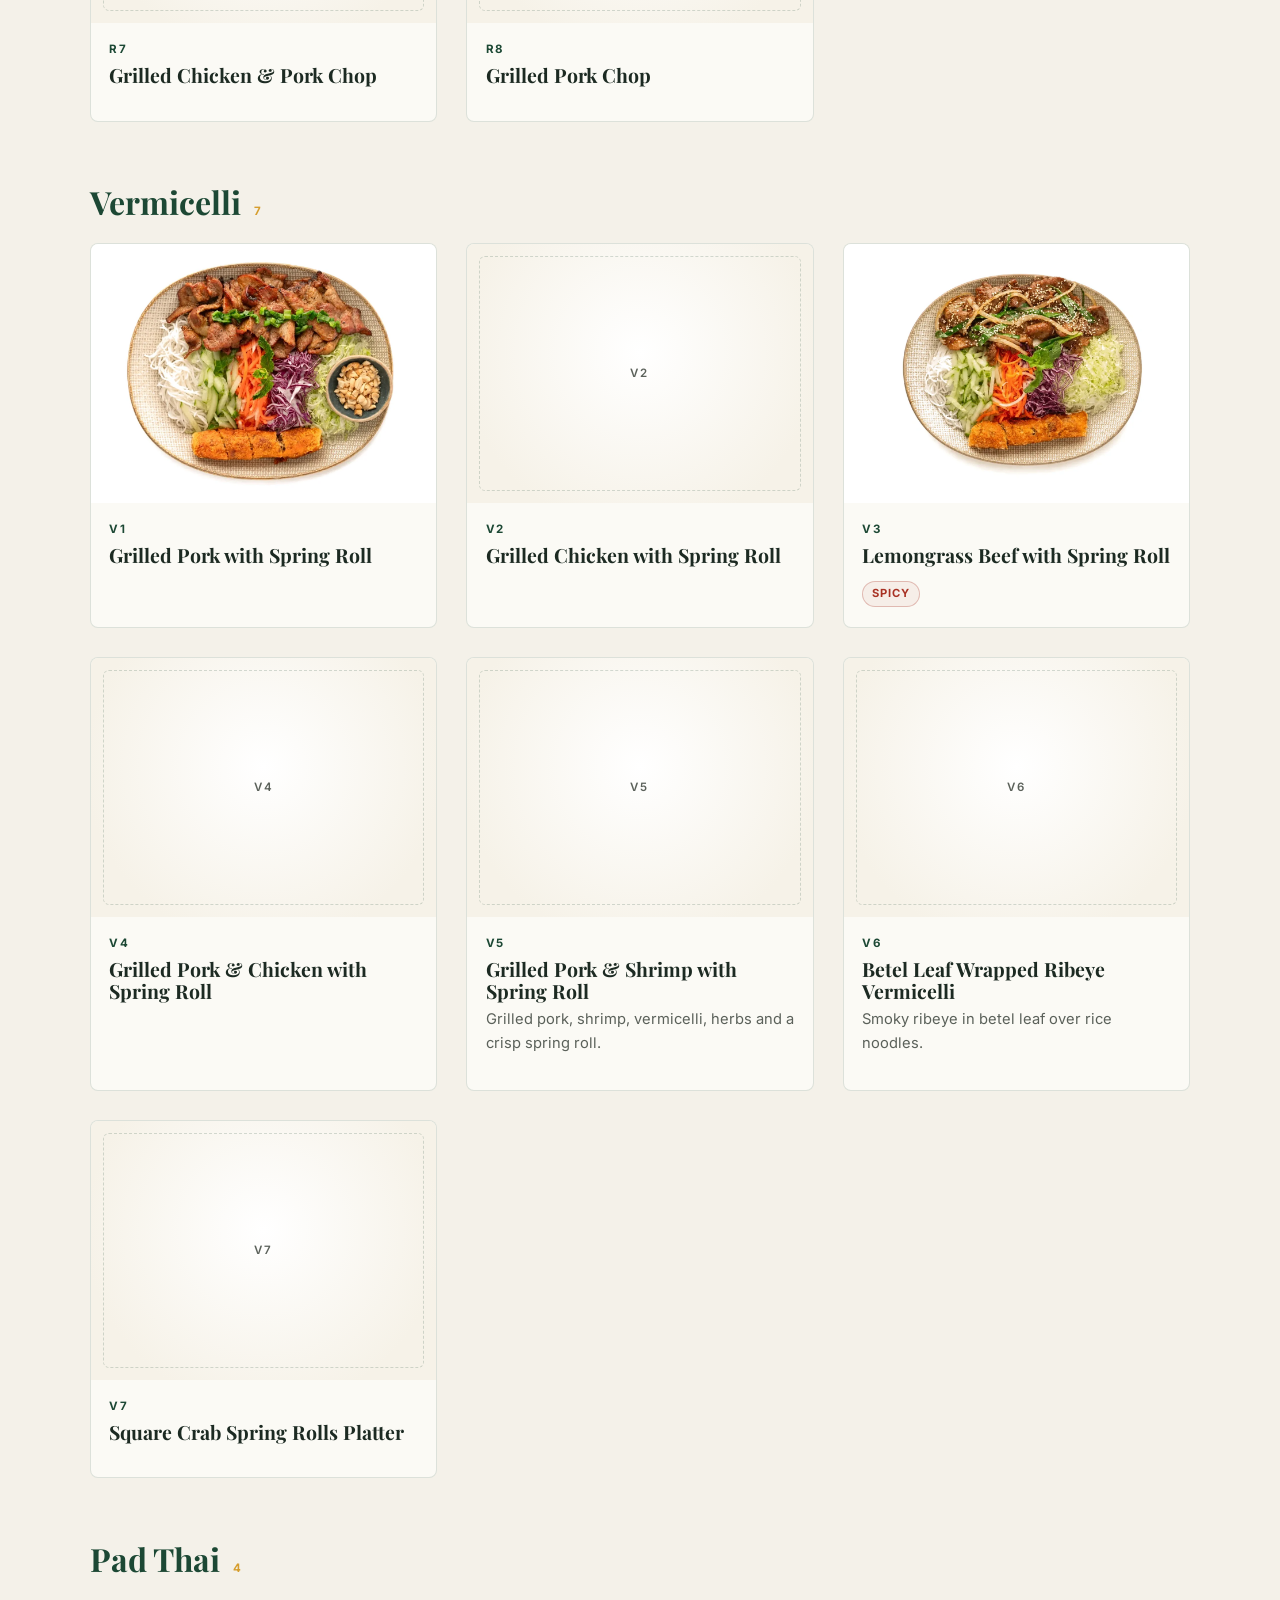
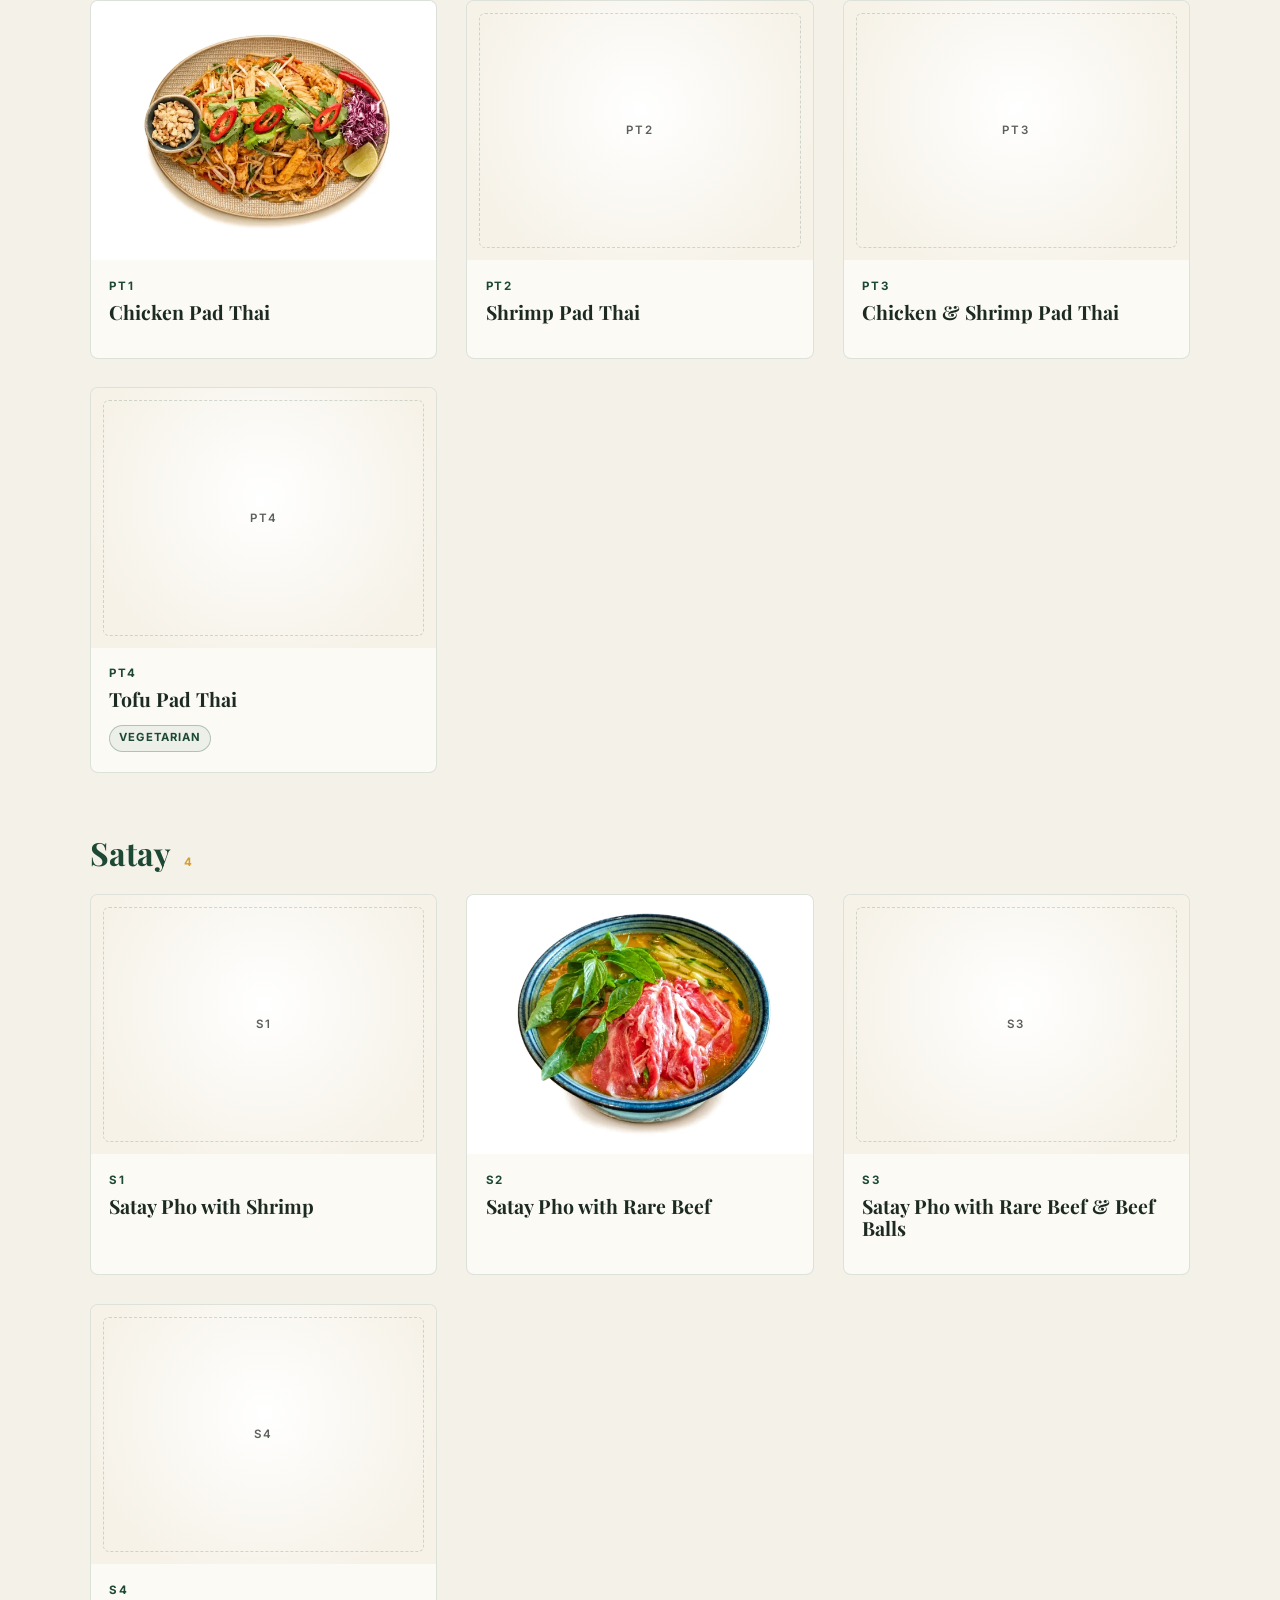
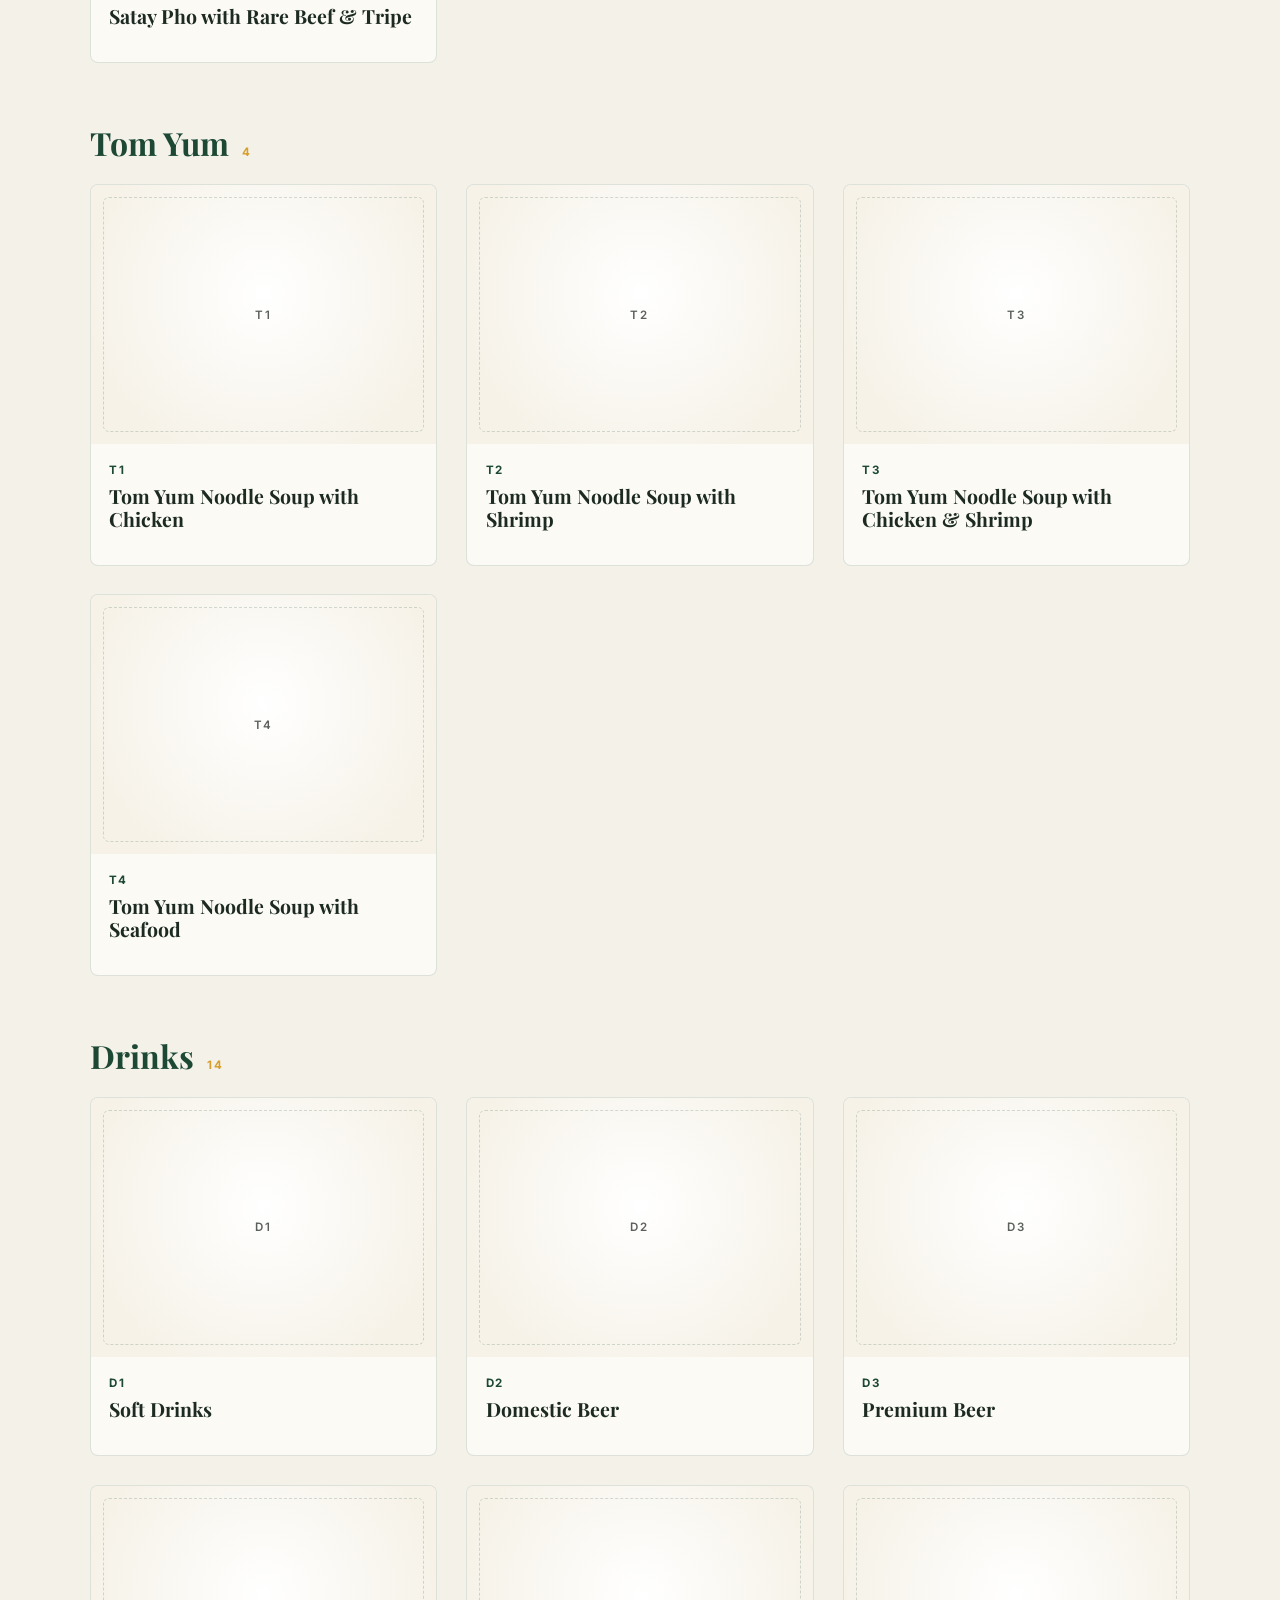
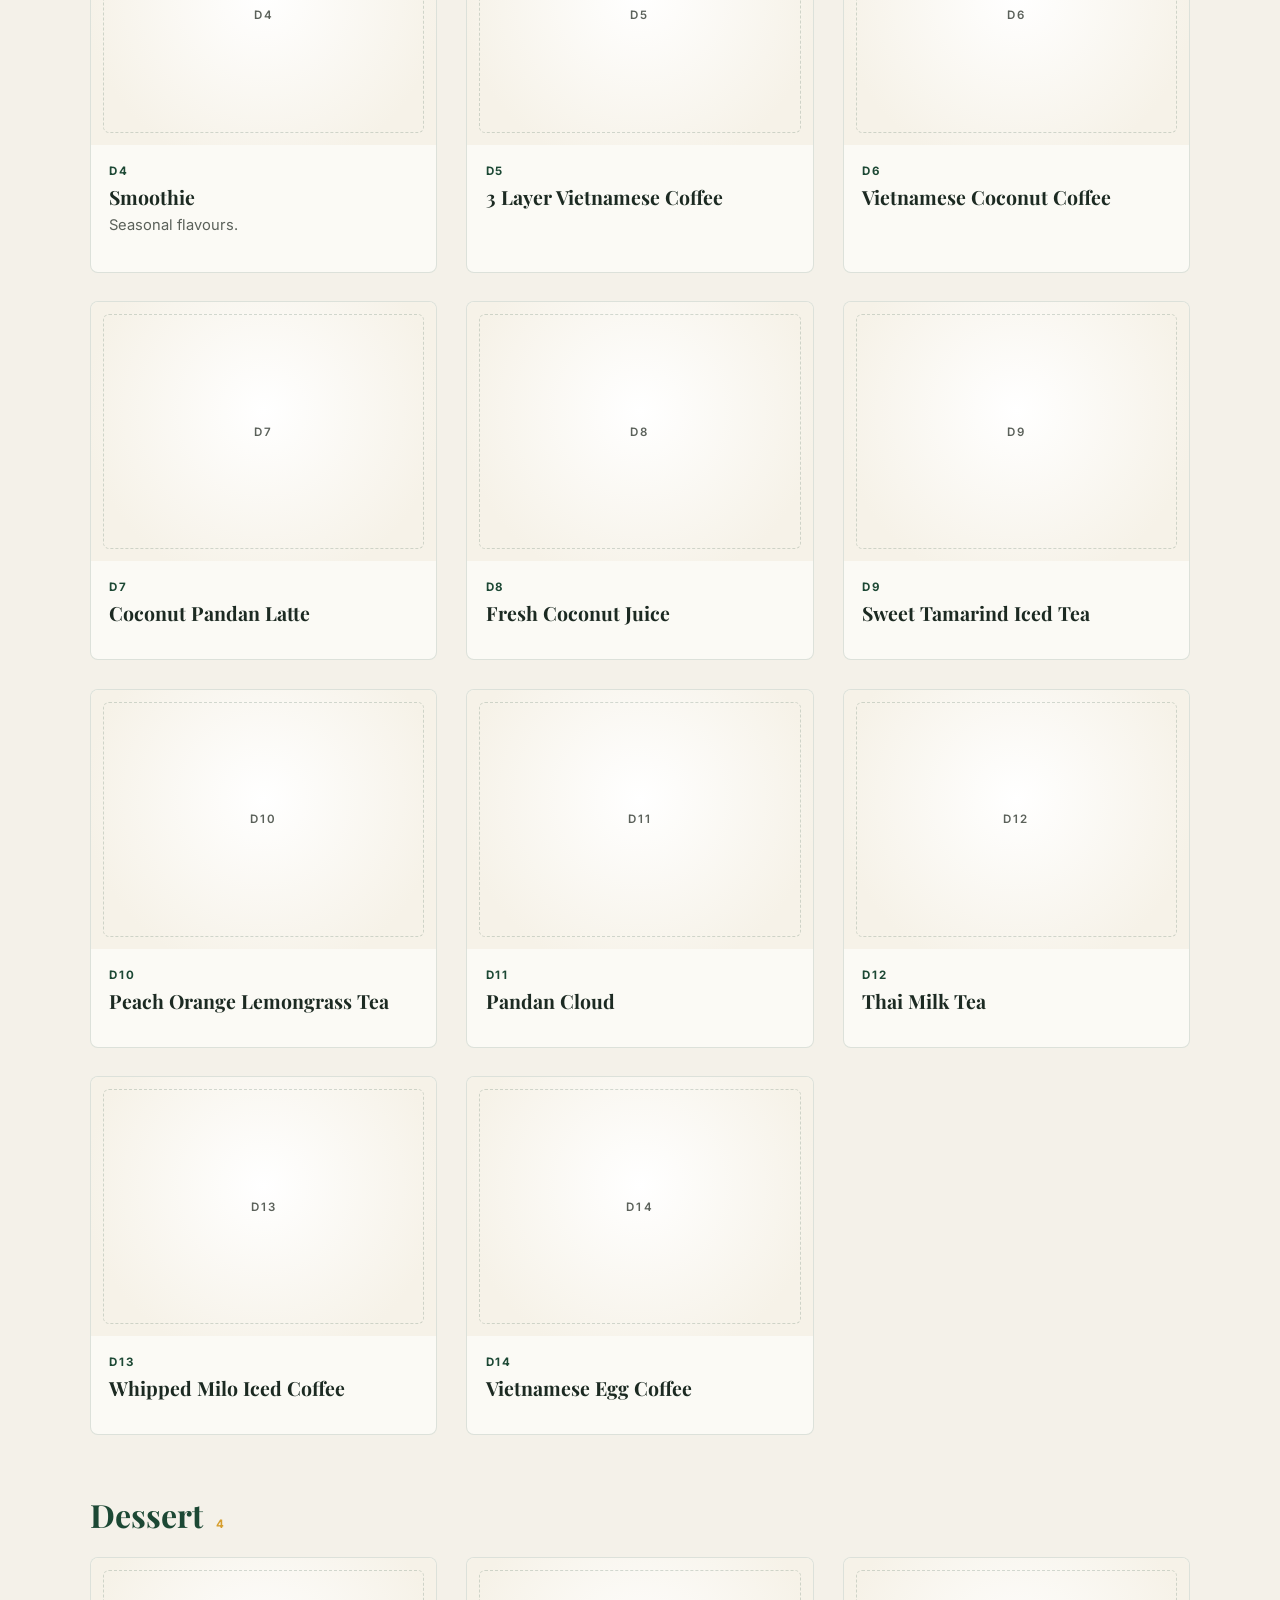
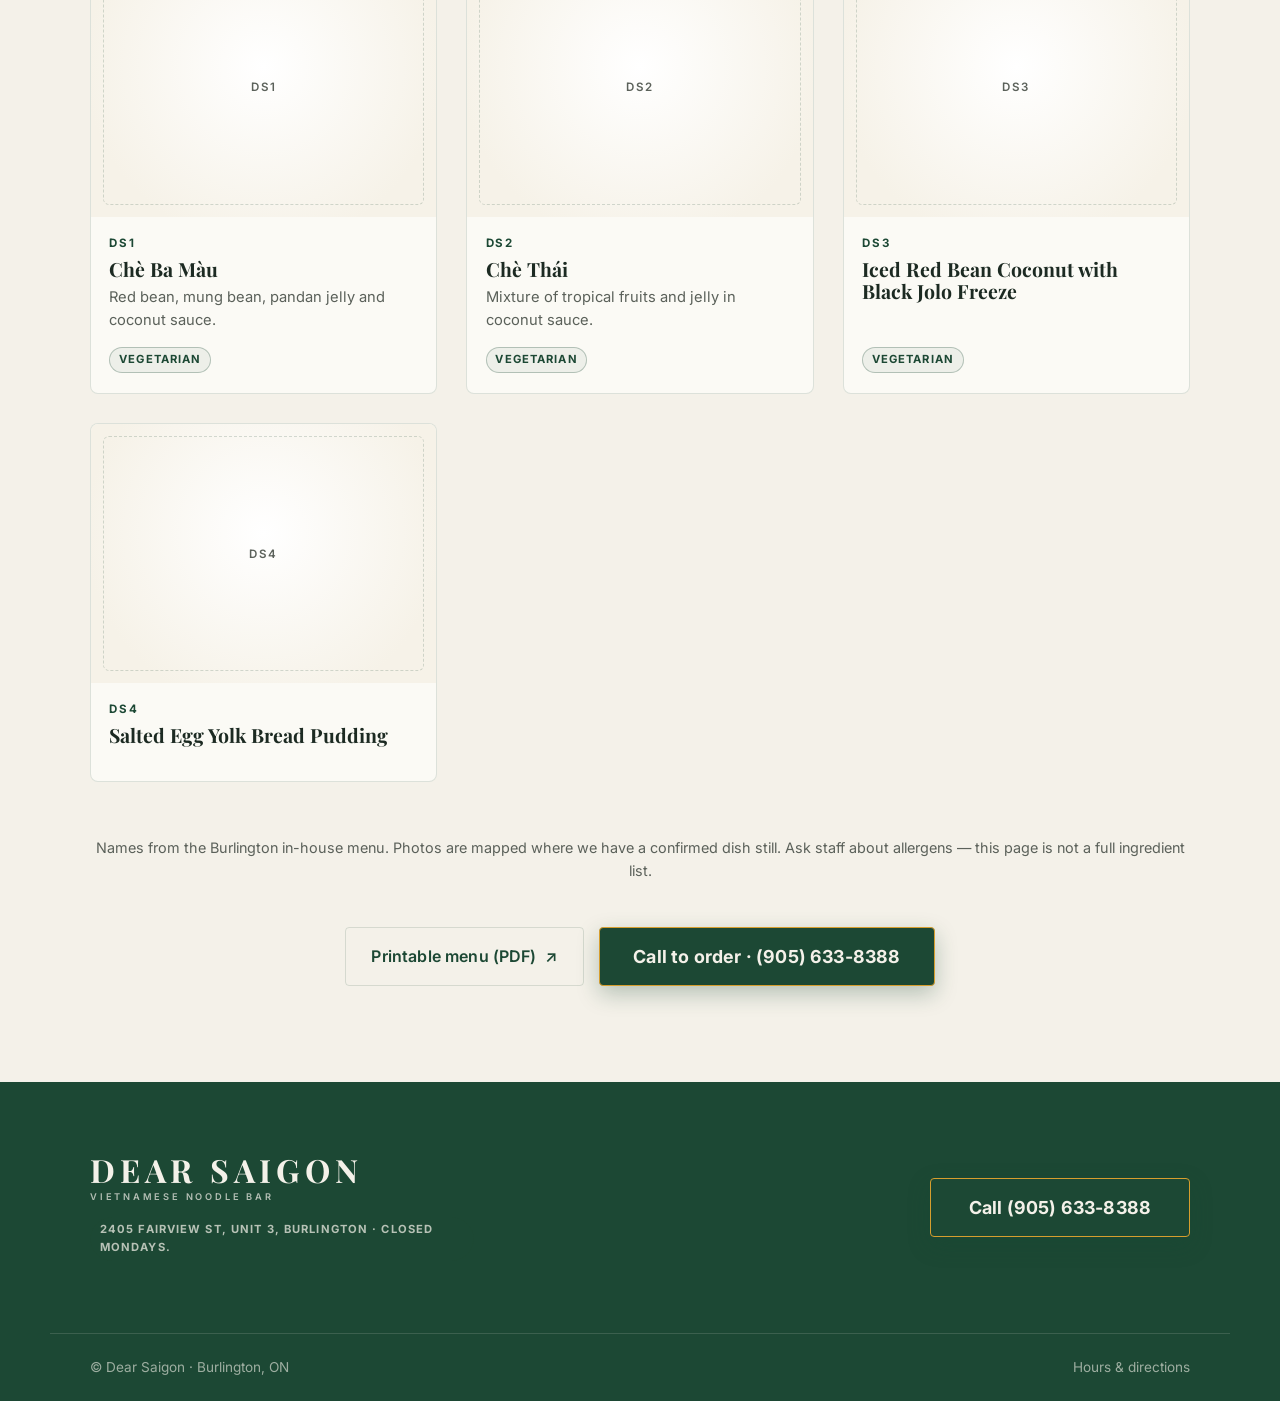
<file: menu.html>
<!DOCTYPE html>
<html lang="en">
<head>
<meta charset="UTF-8" />
<meta name="viewport" content="width=device-width, initial-scale=1.0" />
<title>Menu — Dear Saigon Burlington</title>
<link rel="icon" href="data:image/svg+xml,%3Csvg xmlns='http://www.w3.org/2000/svg' viewBox='0 0 32 32'%3E%3Crect width='32' height='32' rx='7' fill='%231C4834'/%3E%3Ctext x='16' y='23' font-family='Georgia,serif' font-size='17' font-weight='bold' fill='%23F4F1E9' text-anchor='middle'%3EDS%3C/text%3E%3C/svg%3E" />
<meta name="theme-color" content="#1C4834" />
<meta name="robots" content="index,follow" />
<meta name="description" content="Dear Saigon Burlington menu — pho, vermicelli, rice plates, satay, tom yum, drinks. Native web menu. Call (905) 633-8388 to order. Staff confirm availability." />
<link rel="canonical" href="https://skywalker8888.github.io/dear-saigon-landing/menu.html" />
<meta property="og:title" content="Menu — Dear Saigon Burlington" />
<meta property="og:description" content="Browse pho, vermicelli, platters and drinks. Call to order. Staff confirm availability." />
<meta property="og:type" content="website" />
<meta property="og:url" content="https://skywalker8888.github.io/dear-saigon-landing/menu.html" />
<meta property="og:image" content="https://skywalker8888.github.io/dear-saigon-landing/assets/menu/p9-dear-saigon-pho.webp" />
<meta property="og:locale" content="en_CA" />

<link rel="preconnect" href="https://fonts.googleapis.com" />
<link rel="preconnect" href="https://fonts.gstatic.com" crossorigin />
<link href="https://fonts.googleapis.com/css2?family=Playfair+Display:ital,wght@0,500;0,600;0,700;0,800;0,900;1,500&family=Inter:wght@400;500;600;700&display=swap" rel="stylesheet" />
<link rel="stylesheet" href="css/site.css" />
</head>
<body>
  <a class="skip" href="#main">Skip to content</a>

  <header class="topbar">
    <div class="wrap topbar-inner">
      <a href="index.html" class="brand-lockup" aria-label="Dear Saigon home">
        <span class="name">DEAR SAIGON</span>
        <span class="sub">Vietnamese Noodle Bar</span>
      </a>
      <button class="nav-toggle" type="button" aria-expanded="false" aria-controls="siteNav" aria-label="Open menu">
        <span></span>
      </button>
      <nav class="nav" id="siteNav" aria-label="Primary">
        <a href="index.html">Home</a>
        <a href="menu.html" aria-current="page">Menu</a>
        <a href="index.html#visit">Visit</a>
        <a href="index.html#catering">Catering</a>
        <a class="btn btn-order nav-cta" href="tel:+19056338388">Call (905) 633-8388</a>
      </nav>
    </div>
  </header>

  <main id="main">
    <section class="page-hero">
      <div class="wrap">
        <span class="kicker" style="color:var(--gold)">Burlington menu</span>
        <h1>What we cook.</h1>
        <p>A native web menu — pho, vermicelli, rice plates, satay, drinks. This page does not take payments. Call to order; staff confirm availability and the final total.</p>
        <div class="hero-status" style="margin-top:1.2rem">
          <span class="status-pill" data-hours-pill role="status" aria-live="polite">
            <span class="dot-live" aria-hidden="true"></span><span class="status-text">Checking hours…</span>
          </span>
        </div>
      </div>
    </section>

    <section class="sec" style="padding-top: clamp(2rem, 5vw, 3rem);">
      <div class="wrap">
        <div class="menu-tools">
          <label class="sr-only" for="menuSearch" style="position:absolute;width:1px;height:1px;overflow:hidden;clip:rect(0,0,0,0)">Search the menu</label>
          <input id="menuSearch" class="menu-search" type="search" placeholder="Search pho, vermicelli, P9…" autocomplete="off" />
          <button type="button" class="chip" id="vegFilter" aria-pressed="false">Vegetarian</button>
        </div>
        <div class="chip-row" id="menuChips" role="toolbar" aria-label="Menu categories">
          <button type="button" class="chip is-on" data-cat="all" aria-pressed="true">All</button>
          <button type="button" class="chip" data-cat="appetizers" aria-pressed="false">Appetizers</button>
          <button type="button" class="chip" data-cat="pho" aria-pressed="false">Pho</button>
          <button type="button" class="chip" data-cat="platters" aria-pressed="false">Platters</button>
          <button type="button" class="chip" data-cat="rice" aria-pressed="false">Rice</button>
          <button type="button" class="chip" data-cat="vermicelli" aria-pressed="false">Vermicelli</button>
          <button type="button" class="chip" data-cat="padthai" aria-pressed="false">Pad Thai</button>
          <button type="button" class="chip" data-cat="satay" aria-pressed="false">Satay</button>
          <button type="button" class="chip" data-cat="tomyum" aria-pressed="false">Tom Yum</button>
          <button type="button" class="chip" data-cat="drinks" aria-pressed="false">Drinks</button>
          <button type="button" class="chip" data-cat="dessert" aria-pressed="false">Dessert</button>
        </div>

        <div id="menuApp"></div>

        <p class="gallery-note">Names from the Burlington in-house menu. Photos are mapped where we have a confirmed dish still. Ask staff about allergens — this page is not a full ingredient list.</p>
        <div class="menu-cta">
          <a class="btn btn-outline" href="dear-saigon-menu.pdf" target="_blank" rel="noopener">Printable menu (PDF) <span aria-hidden="true">↗</span></a>
          <a class="btn btn-order btn-order-lg" href="tel:+19056338388">Call to order · (905) 633-8388</a>
        </div>
      </div>
    </section>
  </main>

  <footer class="footer">
    <div class="wrap footer-inner">
      <div>
        <div class="brand-lockup">
          <span class="name">DEAR SAIGON</span>
          <span class="sub">Vietnamese Noodle Bar</span>
        </div>
        <p class="tag">2405 Fairview St, Unit 3, Burlington · Closed Mondays.</p>
      </div>
      <div class="footer-right">
        <a class="btn btn-order btn-order-lg" href="tel:+19056338388">Call (905) 633-8388</a>
      </div>
    </div>
    <div class="wrap footer-bottom">
      <span>© Dear Saigon · Burlington, ON</span>
      <a href="index.html#visit">Hours &amp; directions</a>
    </div>
  </footer>

  <nav class="mobile-bar" aria-label="Quick visit actions">
    <a class="btn btn-order" href="tel:+19056338388">Call</a>
    <a class="btn btn-ghost" href="index.html#visit">Visit</a>
    <a class="btn btn-ghost" href="https://www.google.com/maps/dir/?api=1&destination=Dear+Saigon+Vietnamese+Noodle+Bar%2C+2405+Fairview+St+Unit+3%2C+Burlington%2C+ON+L7R+2E4" target="_blank" rel="noopener">Directions</a>
  </nav>

  <script src="js/menu-data.js"></script>
  <script src="js/menu.js"></script>
  <script src="js/site.js"></script>
</body>
</html>
</file>
<file: css/site.css>
:root {
  --green: #1C4834;
  --green-deep: #143526;
  --green-tint: #E4EAE1;
  --cream: #F4F1E9;
  --cream-warm: #EFEADD;
  --ink: #1C2A22;
  --muted: #5B615A;
  --gold: #D69E2E;
  --saigon-red: #A83224;
  --card: #FBFAF5;
  --shadow-sm: 0 2px 8px rgba(20, 42, 34, .06);
  --shadow-md: 0 14px 40px rgba(20, 42, 34, .12);
  --shadow-lg: 0 30px 70px rgba(20, 42, 34, .18);
  --edge: rgba(28, 72, 52, .14);
  --maxw: 1180px;
  --ease: cubic-bezier(.22, .61, .36, 1);
  --header-h: 72px;
}

* { box-sizing: border-box; margin: 0; padding: 0; }

html { scroll-behavior: smooth; -webkit-text-size-adjust: 100%; scroll-padding-top: 88px; }

body {
  font-family: Inter, system-ui, -apple-system, sans-serif;
  color: var(--ink);
  background: var(--cream);
  line-height: 1.6;
  -webkit-font-smoothing: antialiased;
  overflow-x: hidden;
}

h1, h2, h3, .serif { font-family: "Playfair Display", Georgia, "Times New Roman", serif; }

a { color: inherit; text-decoration: none; }
img { display: block; max-width: 100%; height: auto; }

.wrap { width: 100%; max-width: var(--maxw); margin-inline: auto; padding-inline: clamp(1.15rem, 4vw, 2.5rem); }

.skip {
  position: absolute;
  left: .75rem;
  top: -40rem;
  z-index: 400;
  background: var(--gold);
  color: var(--green-deep);
  padding: .7rem 1rem;
  font-weight: 700;
  border-radius: 4px;
}
.skip:focus { top: .75rem; outline: 3px solid var(--green); outline-offset: 3px; }

.kicker {
  font-family: Inter, sans-serif;
  font-weight: 600;
  text-transform: uppercase;
  letter-spacing: .34em;
  font-size: .72rem;
}

.btn {
  display: inline-flex;
  align-items: center;
  justify-content: center;
  gap: .55rem;
  font-family: Inter, sans-serif;
  font-weight: 600;
  font-size: 1rem;
  letter-spacing: .01em;
  padding: .95rem 1.6rem;
  border-radius: 4px;
  border: 1.5px solid transparent;
  cursor: pointer;
  transition: transform .25s var(--ease), box-shadow .25s var(--ease), background .25s var(--ease), color .25s var(--ease);
  min-height: 48px;
  line-height: 1.1;
  text-align: center;
}
.btn:focus-visible { outline: 3px solid var(--gold); outline-offset: 3px; }
.btn .arrow { transition: transform .25s var(--ease); }
.btn:hover .arrow { transform: translateX(3px); }

.btn-order {
  background: var(--green);
  color: var(--cream);
  border-color: var(--gold);
  box-shadow: 0 8px 22px rgba(20, 72, 52, .28);
  font-weight: 700;
}
.btn-order:hover {
  transform: translateY(-2px);
  background: var(--green-deep);
  box-shadow: 0 14px 30px rgba(20, 72, 52, .4), 0 0 0 3px rgba(214, 158, 46, .18);
}
.btn-order:active { transform: translateY(0); }
.btn-order-lg { font-size: 1.12rem; padding: 1.15rem 2.1rem; }

.btn-green {
  background: var(--green);
  color: var(--cream);
  box-shadow: 0 8px 22px rgba(20, 72, 52, .25);
}
.btn-green:hover { transform: translateY(-2px); background: var(--green-deep); }

.btn-outline {
  background: transparent;
  color: var(--green);
  border-color: var(--edge);
}
.btn-outline:hover { border-color: var(--green); background: rgba(28,72,52,.05); transform: translateY(-2px); }

.btn-ghost {
  background: transparent;
  color: var(--cream);
  border-color: rgba(244,241,233,.45);
}
.btn-ghost:hover { background: rgba(244,241,233,.1); border-color: var(--cream); }

.topbar {
  position: sticky;
  top: 0;
  z-index: 100;
  background: var(--green);
  color: var(--cream);
  border-bottom: 1px solid rgba(244, 241, 233, .12);
}
.topbar-inner {
  display: flex;
  align-items: center;
  justify-content: space-between;
  gap: 1rem;
  padding-block: .7rem;
  min-height: var(--header-h);
}
.brand-lockup { display: flex; flex-direction: column; line-height: 1; }
.brand-lockup .name {
  font-family: "Playfair Display", serif;
  font-weight: 700;
  font-size: clamp(1.15rem, 3.6vw, 1.5rem);
  letter-spacing: .16em;
  color: var(--cream);
}
.brand-lockup .sub {
  font-size: .5rem;
  letter-spacing: .3em;
  text-transform: uppercase;
  color: rgba(244, 241, 233, .7);
  margin-top: .38rem;
  font-weight: 600;
}

.nav {
  display: flex;
  align-items: center;
  gap: .2rem 1.15rem;
}
.nav a {
  font-size: .92rem;
  font-weight: 600;
  letter-spacing: .04em;
  color: rgba(244,241,233,.86);
  padding: .45rem .15rem;
  min-height: 44px;
  display: inline-flex;
  align-items: center;
  border-bottom: 2px solid transparent;
}
.nav a:hover,
.nav a[aria-current="page"] {
  color: var(--cream);
  border-bottom-color: var(--gold);
}
.nav-cta { margin-left: .4rem; }
.topbar .btn-order { padding: .68rem 1.25rem; min-height: 44px; font-size: .92rem; }

.nav-toggle {
  display: none;
  width: 44px;
  height: 44px;
  border: 1.5px solid rgba(244,241,233,.35);
  background: transparent;
  color: var(--cream);
  border-radius: 6px;
  cursor: pointer;
}
.nav-toggle:focus-visible { outline: 3px solid var(--gold); outline-offset: 2px; }
.nav-toggle span,
.nav-toggle span::before,
.nav-toggle span::after {
  display: block;
  width: 18px;
  height: 2px;
  background: currentColor;
  position: relative;
  margin: 0 auto;
}
.nav-toggle span::before,
.nav-toggle span::after {
  content: "";
  position: absolute;
  left: 0;
}
.nav-toggle span::before { top: -6px; }
.nav-toggle span::after { top: 6px; }

.hero { position: relative; padding-block: clamp(2.5rem, 6vw, 5rem) clamp(3rem, 7vw, 6rem); overflow: hidden; }
.hero::before {
  content: "";
  position: absolute; inset: 0;
  background:
    radial-gradient(60% 55% at 78% 30%, rgba(214,158,46,.10), transparent 70%),
    radial-gradient(55% 60% at 12% 88%, rgba(28,72,52,.07), transparent 70%);
  pointer-events: none;
}
.hero-grid {
  position: relative;
  display: grid;
  grid-template-columns: 1.05fr 1fr;
  gap: clamp(2rem, 5vw, 4.5rem);
  align-items: center;
}
.hero-copy { max-width: 33rem; }
.hero-kicker { color: var(--green); display: inline-block; margin-bottom: 1.25rem; }
.hero-kicker::before {
  content: "";
  display: inline-block; width: 26px; height: 1px;
  background: var(--gold); vertical-align: middle; margin-right: .7rem;
}
.hero h1 {
  font-size: clamp(2.7rem, 8vw, 4.8rem);
  line-height: .98;
  font-weight: 800;
  letter-spacing: -.01em;
  color: var(--green);
}
.hero h1 .em { font-style: italic; font-weight: 500; color: var(--ink); }
.hero .tagline {
  font-size: clamp(1.1rem, 2.3vw, 1.32rem);
  color: var(--ink);
  margin-top: 1.4rem;
  max-width: 30rem;
}
.hero-cta { display: flex; flex-wrap: wrap; align-items: center; gap: 1rem 1.5rem; margin-top: 2.1rem; }
.menu-link {
  font-weight: 600;
  color: var(--green);
  border-bottom: 2px solid transparent;
  padding-bottom: 2px;
  display: inline-flex; align-items: center; gap: .4rem;
  min-height: 44px;
}
.menu-link:hover { border-color: var(--gold); }
.trust {
  margin-top: 1.9rem;
  display: flex; flex-wrap: wrap; align-items: center; gap: .6rem .9rem;
  color: var(--muted);
  font-size: .92rem;
  font-weight: 500;
}
.trust .dot { width: 4px; height: 4px; border-radius: 50%; background: var(--gold); display: inline-block; }

.hero-media { position: relative; display: grid; place-items: center; }
.hero-disc {
  position: relative;
  width: min(100%, 34rem);
  aspect-ratio: 4 / 3;
  border-radius: 22px;
  overflow: hidden;
  background: var(--cream-warm);
  box-shadow: var(--shadow-md);
}
.hero-disc img,
.hero-bowl {
  width: 100%;
  height: 100%;
  object-fit: cover;
  object-position: center;
}

.highlights { background: var(--green); color: var(--cream); position: relative; }
.highlights::before {
  content: ""; position: absolute; inset: 0;
  background: radial-gradient(50% 120% at 50% 0%, rgba(214,158,46,.14), transparent 60%);
}
.highlights-inner {
  position: relative;
  display: grid;
  grid-template-columns: repeat(3, 1fr);
  gap: clamp(1.5rem, 4vw, 3rem);
  padding-block: clamp(2.2rem, 5vw, 3rem);
}
.hl { display: flex; align-items: flex-start; gap: 1rem; }
.hl .ic {
  flex: none;
  width: 52px; height: 52px;
  border: 1.5px solid rgba(244,241,233,.35);
  border-radius: 50%;
  display: grid; place-content: center;
  color: var(--gold);
}
.hl h3 { font-size: 1.18rem; font-weight: 700; }
.hl p { color: rgba(244,241,233,.78); font-size: .95rem; margin-top: .2rem; }

.sec { padding-block: clamp(3.5rem, 8vw, 6rem); position: relative; }
.sec-head { max-width: 40rem; margin-bottom: clamp(2rem, 5vw, 3rem); }
.sec-head.center { margin-inline: auto; text-align: center; }
.sec-head .kicker { color: var(--gold); display: block; margin-bottom: .85rem; }
.sec-head h2 {
  font-size: clamp(2.1rem, 5.5vw, 3.4rem);
  line-height: 1.02;
  font-weight: 800;
  color: var(--green);
  letter-spacing: -.01em;
}
.sec-head p { color: var(--muted); margin-top: .9rem; font-size: 1.06rem; }

.featured-grid,
.menu-grid {
  display: grid;
  grid-template-columns: repeat(3, 1fr);
  gap: clamp(1.1rem, 2.5vw, 1.8rem);
}
.dish {
  background: var(--card);
  border: 1px solid var(--edge);
  border-radius: 8px;
  overflow: hidden;
  transition: transform .3s var(--ease), box-shadow .3s var(--ease), border-color .3s var(--ease);
  display: flex; flex-direction: column;
  min-height: 100%;
}
.dish:hover { transform: translateY(-6px); box-shadow: var(--shadow-md); border-color: rgba(28,72,52,.28); }
.dish-photo {
  position: relative;
  aspect-ratio: 4 / 3;
  background: radial-gradient(circle at 50% 42%, #fff, #F6F2E8 78%);
  overflow: hidden;
}
.dish-photo img {
  width: 100%; height: 100%;
  object-fit: cover;
  object-position: center;
  transition: transform .5s var(--ease);
}
.dish:hover .dish-photo img { transform: scale(1.04); }
.dish-photo.no-photo {
  display: grid;
  place-items: center;
  color: var(--muted);
  letter-spacing: .18em;
  text-transform: uppercase;
  font-size: .72rem;
  font-weight: 600;
}
.dish-photo.no-photo::before {
  content: "";
  position: absolute;
  inset: 12px;
  border: 1.5px dashed rgba(28,72,52,.18);
  border-radius: 6px;
}
.dish-body {
  padding: 1.05rem 1.15rem 1.25rem;
  display: flex; flex-direction: column; gap: .35rem;
  flex: 1;
}
.dish-code {
  font-size: .72rem;
  letter-spacing: .16em;
  text-transform: uppercase;
  color: var(--green);
  font-weight: 700;
}
.dish-name { font-family: "Playfair Display", serif; font-size: 1.22rem; font-weight: 700; color: var(--ink); line-height: 1.15; }
.dish-note { color: var(--muted); font-size: .92rem; }
.dish-foot { display: flex; flex-wrap: wrap; align-items: center; gap: .4rem; margin-top: auto; padding-top: .55rem; }
.tag {
  font-size: .7rem;
  letter-spacing: .1em;
  text-transform: uppercase;
  color: var(--muted);
  font-weight: 700;
  border: 1px solid var(--edge);
  border-radius: 999px;
  padding: .2rem .55rem;
}
.tag-veg { color: var(--green); border-color: rgba(28,72,52,.28); background: rgba(28,72,52,.06); }
.tag-spicy { color: var(--saigon-red); border-color: rgba(168,50,36,.28); background: rgba(168,50,36,.06); }

.menu-cta {
  text-align: center;
  margin-top: clamp(2rem, 5vw, 2.8rem);
  display: flex;
  flex-wrap: wrap;
  justify-content: center;
  gap: .9rem;
}

.gallery-grid {
  display: grid;
  grid-template-columns: repeat(4, 1fr);
  gap: clamp(.8rem, 2vw, 1.2rem);
}
.gallery-item {
  position: relative;
  aspect-ratio: 4 / 3;
  border-radius: 10px;
  overflow: hidden;
  background: var(--cream-warm);
  box-shadow: var(--shadow-sm);
  border: 1px solid var(--edge);
}
.gallery-item img { width: 100%; height: 100%; object-fit: cover; }
.gallery-note { text-align: center; color: var(--muted); font-size: .9rem; margin-top: 1.1rem; }

.info { background: var(--cream-warm); }
.info-grid {
  display: grid; grid-template-columns: 1fr 1fr;
  gap: clamp(2rem, 5vw, 4rem);
  align-items: center;
}
.info-list { display: grid; gap: 1.35rem; margin-top: .5rem; }
.info-item { display: flex; gap: 1rem; align-items: flex-start; }
.info-item .ic {
  flex: none; width: 44px; height: 44px; border-radius: 8px;
  background: var(--green); color: var(--gold);
  display: grid; place-content: center;
}
.info-item .lbl { font-size: .72rem; letter-spacing: .16em; text-transform: uppercase; color: var(--muted); font-weight: 600; }
.info-item .val { font-size: 1.12rem; font-weight: 600; color: var(--ink); margin-top: .12rem; }
.info-item a.val-link,
.info-item .val a {
  color: inherit;
  border-bottom: 1px dashed rgba(28,72,52,.28);
}
.info-note { margin-top: 1.6rem; color: var(--muted); font-size: .95rem; font-style: italic; }

.info-card {
  background: var(--green);
  color: var(--cream);
  border-radius: 12px;
  padding: clamp(1.8rem, 4vw, 2.6rem);
  box-shadow: var(--shadow-lg);
  position: relative;
  overflow: hidden;
}
.info-card::before {
  content: ""; position: absolute; right: -30%; top: -40%;
  width: 80%; aspect-ratio: 1; border-radius: 50%;
  background: radial-gradient(circle, rgba(214,158,46,.22), transparent 70%);
}
.info-card .kicker { color: var(--gold); }
.info-card h3 { font-size: 1.7rem; font-weight: 700; margin: .7rem 0 1rem; line-height: 1.1; position: relative; }
.info-card p { color: rgba(244,241,233,.82); margin-bottom: 1.6rem; position: relative; }
.info-card .btn { width: 100%; position: relative; }
.info-card .btn-gold { background: var(--gold); color: var(--green-deep); font-weight: 700; }
.info-card .btn-gold:hover { transform: translateY(-2px); box-shadow: 0 14px 30px rgba(214,158,46,.4); }

.reviews-inner {
  text-align: center;
  max-width: 44rem; margin-inline: auto;
  display: flex; flex-direction: column; align-items: center;
}
.stars { color: var(--gold); font-size: 1.6rem; letter-spacing: .18em; margin-bottom: 1.2rem; }
.reviews-inner h2 { font-size: clamp(1.9rem, 5vw, 2.9rem); font-weight: 800; color: var(--green); line-height: 1.05; }
.reviews-inner p { color: var(--muted); margin-top: .9rem; font-size: 1.06rem; }
.review-cta { margin-top: 1.9rem; }
.socials { display: flex; gap: .9rem; margin-top: 2.2rem; }
.soc {
  width: 48px; height: 48px; border-radius: 50%;
  border: 1.5px solid var(--edge);
  display: grid; place-content: center;
  color: var(--green);
}
.soc:hover { background: var(--green); color: var(--cream); border-color: var(--green); }
.soc:focus-visible { outline: 3px solid var(--gold); outline-offset: 3px; }

.footer { background: var(--green); color: var(--cream); }
.footer-inner {
  padding-block: clamp(3rem, 6vw, 4.5rem);
  display: grid;
  grid-template-columns: 1fr auto;
  gap: 2.5rem;
  align-items: center;
}
.footer .brand-lockup .name { font-size: 2rem; }
.footer .brand-lockup .sub { font-size: .58rem; }
.footer .tag { color: rgba(244,241,233,.72); margin-top: 1rem; max-width: 24rem; }
.footer-right { display: flex; flex-direction: column; align-items: flex-end; gap: 1.5rem; }
.footer-right .btn { min-width: 260px; }
.footer .socials { margin-top: 0; }
.footer .soc { border-color: rgba(244,241,233,.28); color: var(--cream); }
.footer .soc:hover { background: var(--gold); color: var(--green-deep); border-color: var(--gold); }
.footer-bottom {
  border-top: 1px solid rgba(244,241,233,.14);
  padding-block: 1.4rem;
  display: flex; flex-wrap: wrap; gap: .6rem 1.4rem;
  justify-content: space-between;
  color: rgba(244,241,233,.6);
  font-size: .85rem;
}
.footer-bottom a:hover { color: var(--cream); }

.status-pill {
  display: inline-flex;
  align-items: center;
  gap: .5rem;
  font-family: Inter, sans-serif;
  font-weight: 600;
  font-size: .9rem;
  line-height: 1.1;
  padding: .5rem .9rem;
  border-radius: 999px;
  border: 1.5px solid transparent;
  white-space: nowrap;
}
.status-pill .dot-live { width: 9px; height: 9px; border-radius: 50%; flex: none; }
.status-pill.is-open {
  background: rgba(28, 72, 52, .09);
  color: var(--green);
  border-color: rgba(28, 72, 52, .22);
}
.status-pill.is-open .dot-live { background: #1E9E5A; box-shadow: 0 0 0 0 rgba(30,158,90,.5); animation: livePulse 2.2s ease-out infinite; }
.status-pill.is-closed {
  background: rgba(214, 158, 46, .14);
  color: #6b4e0a;
  border-color: rgba(214, 158, 46, .4);
}
.status-pill.is-closed .dot-live { background: var(--gold); }
@keyframes livePulse {
  0% { box-shadow: 0 0 0 0 rgba(30,158,90,.5); }
  70% { box-shadow: 0 0 0 7px rgba(30,158,90,0); }
  100% { box-shadow: 0 0 0 0 rgba(30,158,90,0); }
}
.info-card .status-pill.is-open { background: rgba(244,241,233,.14); color: var(--cream); border-color: rgba(244,241,233,.34); }
.info-card .status-pill.is-open .dot-live { background: #56D48C; }
.info-card .status-pill.is-closed { background: rgba(214,158,46,.22); color: #F6E4B8; border-color: rgba(214,158,46,.5); }
.page-hero .status-pill.is-open { background: rgba(244,241,233,.14); color: var(--cream); border-color: rgba(244,241,233,.34); }
.page-hero .status-pill.is-open .dot-live { background: #56D48C; }
.page-hero .status-pill.is-closed { background: rgba(214,158,46,.22); color: #F6E4B8; border-color: rgba(214,158,46,.5); }
.hero-status { margin: 1.5rem 0 -.4rem; }

.proof {
  background: var(--cream-warm);
  border-top: 1px solid var(--edge);
  border-bottom: 1px solid var(--edge);
}
.proof-inner {
  display: flex;
  flex-wrap: wrap;
  align-items: center;
  justify-content: center;
  gap: .55rem 1.4rem;
  padding-block: 1.1rem;
  text-align: center;
}
.proof-item {
  display: inline-flex;
  align-items: center;
  gap: .5rem;
  font-size: .96rem;
  font-weight: 500;
}
.proof-stars { color: var(--gold); letter-spacing: .12em; }
.proof-sep { width: 4px; height: 4px; border-radius: 50%; background: var(--gold); flex: none; }

.mobile-bar {
  position: fixed;
  left: 0; right: 0; bottom: 0;
  z-index: 200;
  display: none;
  gap: .7rem;
  padding: .7rem .85rem calc(.7rem + env(safe-area-inset-bottom, 0px));
  background: rgba(20, 42, 34, .92);
  -webkit-backdrop-filter: blur(8px);
  backdrop-filter: blur(8px);
  border-top: 1px solid rgba(214,158,46,.35);
  box-shadow: 0 -8px 24px rgba(20,42,34,.28);
}
.mobile-bar .btn { flex: 1; min-height: 52px; font-size: .95rem; }

.page-hero {
  background: var(--green);
  color: var(--cream);
  padding-block: clamp(2.2rem, 5vw, 3.4rem);
  position: relative;
  overflow: hidden;
}
.page-hero::after {
  content: "";
  position: absolute; right: -8%; top: -40%;
  width: 42%; aspect-ratio: 1; border-radius: 50%;
  background: radial-gradient(circle, rgba(214,158,46,.2), transparent 70%);
}
.page-hero h1 {
  font-size: clamp(2.4rem, 6vw, 3.8rem);
  line-height: 1;
  font-weight: 800;
  position: relative;
}
.page-hero p { color: rgba(244,241,233,.82); margin-top: .9rem; max-width: 36rem; position: relative; }

.menu-tools {
  display: flex;
  flex-wrap: wrap;
  gap: .8rem;
  align-items: center;
  margin-bottom: 1.4rem;
}
.menu-search {
  flex: 1 1 16rem;
  min-height: 48px;
  border: 1.5px solid var(--edge);
  background: var(--card);
  border-radius: 8px;
  padding: .7rem 1rem;
  font: inherit;
  color: var(--ink);
}
.menu-search:focus-visible { outline: 3px solid var(--gold); outline-offset: 2px; }
.chip-row {
  display: flex;
  gap: .5rem;
  overflow-x: auto;
  padding-block: .2rem .6rem;
  margin-bottom: 1.4rem;
  scrollbar-width: thin;
}
.chip {
  flex: none;
  min-height: 44px;
  padding: .55rem 1rem;
  border-radius: 999px;
  border: 1.5px dashed rgba(28,72,52,.28);
  background: var(--card);
  color: var(--green);
  font-weight: 700;
  font-size: .86rem;
  letter-spacing: .04em;
  cursor: pointer;
}
.chip[aria-pressed="true"],
.chip.is-on {
  background: var(--green);
  color: var(--cream);
  border-style: solid;
  border-color: var(--gold);
}
.chip:focus-visible { outline: 3px solid var(--gold); outline-offset: 2px; }
.menu-empty {
  text-align: center;
  color: var(--muted);
  padding: 2.5rem 1rem;
}
.menu-section { margin-bottom: clamp(2.2rem, 5vw, 3.4rem); }
.menu-section h2 {
  font-size: clamp(1.6rem, 3vw, 2rem);
  color: var(--green);
  margin-bottom: 1rem;
  display: flex;
  align-items: baseline;
  gap: .8rem;
}
.menu-section h2 span {
  font-family: Inter, sans-serif;
  font-size: .72rem;
  letter-spacing: .2em;
  text-transform: uppercase;
  color: var(--gold);
  font-weight: 700;
}

.reveal { opacity: 0; transform: translateY(24px); transition: opacity .7s var(--ease), transform .7s var(--ease); }
.reveal.in { opacity: 1; transform: none; }
.hero-copy > * { opacity: 0; animation: heroIn .8s var(--ease) forwards; }
.hero-copy > *:nth-child(1) { animation-delay: .05s; }
.hero-copy > *:nth-child(2) { animation-delay: .18s; }
.hero-copy > *:nth-child(3) { animation-delay: .30s; }
.hero-copy > *:nth-child(4) { animation-delay: .42s; }
.hero-copy > *:nth-child(5) { animation-delay: .54s; }
.hero-media { opacity: 0; animation: heroIn 1s var(--ease) .35s forwards; }
@keyframes heroIn { from { opacity: 0; transform: translateY(26px); } to { opacity: 1; transform: none; } }

@media (max-width: 900px) {
  .hero-grid { grid-template-columns: 1fr; gap: 2.5rem; }
  .hero-copy { max-width: none; order: 2; }
  .hero-media { order: 1; }
  .hero-disc { width: 100%; aspect-ratio: 4 / 5; }
  .info-grid { grid-template-columns: 1fr; }
  .footer-inner { grid-template-columns: 1fr; }
  .footer-right { align-items: flex-start; }
  .footer-right .btn { width: 100%; }
  .featured-grid,
  .menu-grid { grid-template-columns: repeat(2, 1fr); }
  .gallery-grid { grid-template-columns: repeat(2, 1fr); }
  .nav {
    display: none;
    position: absolute;
    left: 0; right: 0; top: 100%;
    background: var(--green-deep);
    flex-direction: column;
    align-items: stretch;
    padding: .8rem 1.15rem 1.1rem;
    gap: .2rem;
    border-bottom: 1px solid rgba(244,241,233,.12);
  }
  .topbar.is-open .nav { display: flex; }
  .nav a { min-height: 48px; border-bottom: 1px solid rgba(244,241,233,.08); }
  .nav-cta { margin: .6rem 0 0; }
  .nav-toggle { display: grid; place-items: center; }
}

@media (max-width: 768px) {
  .mobile-bar { display: flex; }
  body { padding-bottom: calc(84px + env(safe-area-inset-bottom, 0px)); }
}

@media (max-width: 620px) {
  .highlights-inner { grid-template-columns: 1fr; gap: 1.4rem; }
  .featured-grid,
  .menu-grid { grid-template-columns: 1fr 1fr; gap: .9rem; }
  .dish-name { font-size: 1.05rem; }
  .brand-lockup .sub { display: none; }
  .trust { font-size: .85rem; }
}

@media (max-width: 400px) {
  .featured-grid,
  .menu-grid { grid-template-columns: 1fr; }
}

@media (prefers-reduced-motion: reduce) {
  * { animation: none !important; transition: none !important; scroll-behavior: auto !important; }
  .reveal { opacity: 1; transform: none; }
  .hero-copy > *, .hero-media { opacity: 1; }
}
</file>
